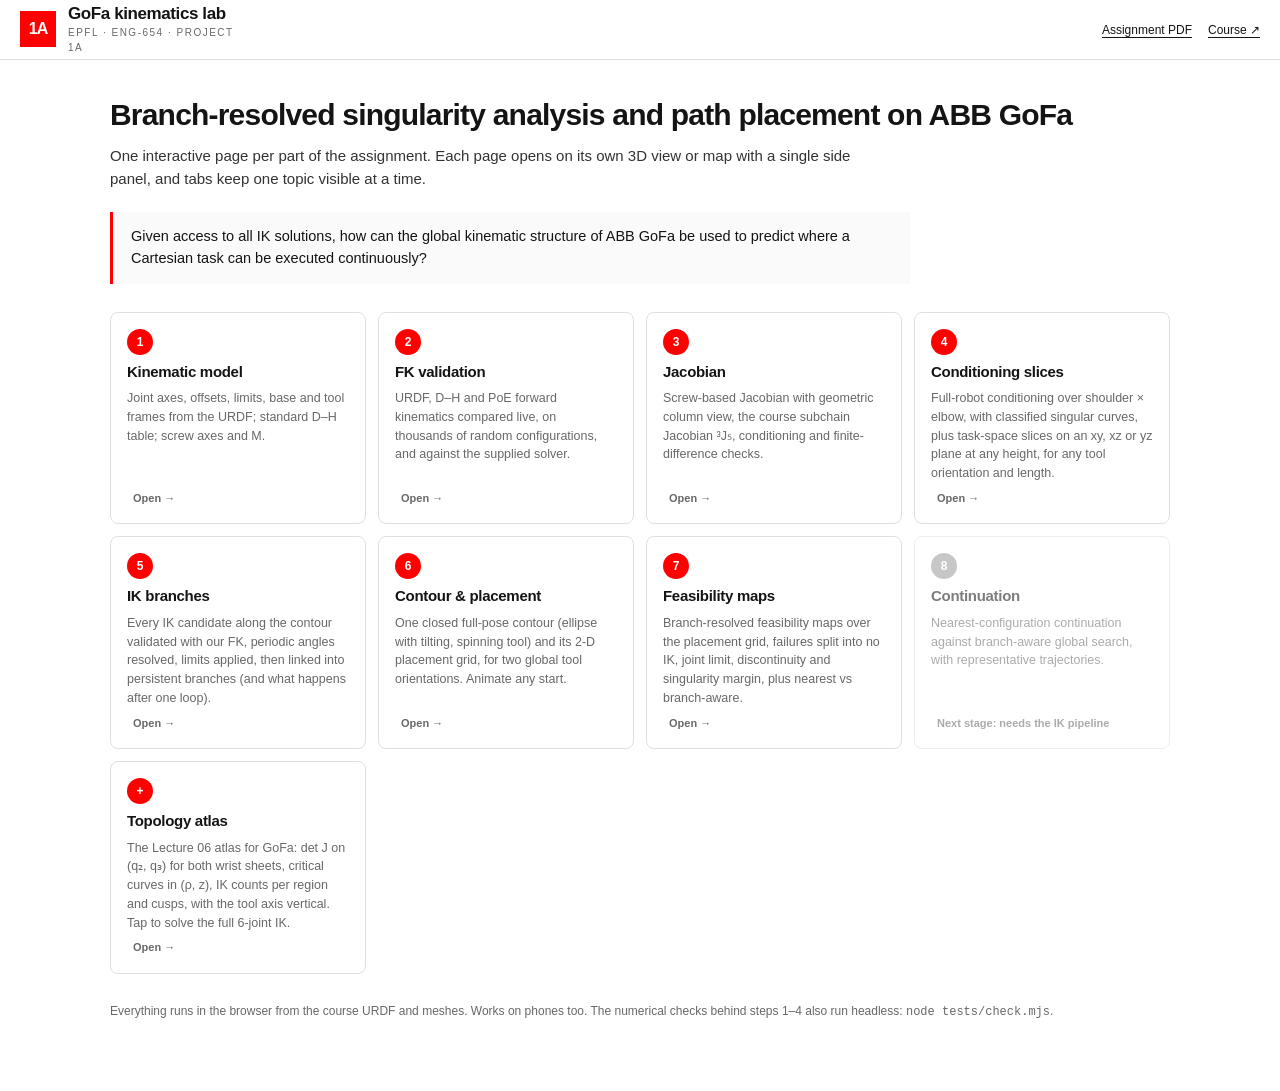
<file: index.html>
<!doctype html>
<html lang="en">
<head>
  <meta charset="utf-8">
  <meta name="viewport" content="width=device-width, initial-scale=1">
  <title>GoFa kinematics lab · ENG-654 Project 1A</title>
  <link rel="icon" href="assets/icon.svg" type="image/svg+xml">
  <link rel="stylesheet" href="css/style.css">
</head>
<body>
<header class="top">
  <a class="brand" href="index.html"><span class="brand-mark">1A</span>
    <span><strong class="brand-name">GoFa kinematics lab</strong><span class="brand-subtitle">EPFL · ENG-654 · Project 1A</span></span></a>
  <nav class="top-links"><a href="docs/project_1A.pdf" target="_blank" rel="noopener">Assignment PDF</a><a href="https://epfl-lasa.github.io/eng-654/" target="_blank" rel="noopener">Course ↗</a></nav>
</header>
<main class="home">
  <h1>Branch-resolved singularity analysis and path placement on ABB GoFa</h1>
  <p class="lead">One interactive page per part of the assignment. Each page opens on its own 3D view or map with a single side panel, and tabs keep one topic visible at a time.</p>
  <div class="question">Given access to all IK solutions, how can the global kinematic structure of ABB GoFa be used to predict where a Cartesian task can be executed continuously?</div>
  <div class="grid-cards" id="cards"></div>
  <p class="note" style="margin-top:28px">Everything runs in the browser from the course URDF and meshes. Works on phones too. The numerical checks behind steps 1–4 also run headless: <code>node tests/check.mjs</code>.</p>
</main>
<script type="module">
  import { STEPS } from './js/ui.js';
  const blurbs = {
    1: 'Joint axes, offsets, limits, base and tool frames from the URDF; standard D–H table; screw axes and M.',
    2: 'URDF, D–H and PoE forward kinematics compared live, on thousands of random configurations, and against the supplied solver.',
    3: 'Screw-based Jacobian with geometric column view, the course subchain Jacobian ³J₅, conditioning and finite-difference checks.',
    4: 'Full-robot conditioning over shoulder × elbow, with classified singular curves, plus task-space slices on an xy, xz or yz plane at any height, for any tool orientation and length.',
    5: 'Every IK candidate along the contour validated with our FK, periodic angles resolved, limits applied, then linked into persistent branches (and what happens after one loop).',
    6: 'One closed full-pose contour (ellipse with tilting, spinning tool) and its 2-D placement grid, for two global tool orientations. Animate any start.',
    7: 'Branch-resolved feasibility maps over the placement grid, failures split into no IK, joint limit, discontinuity and singularity margin, plus nearest vs branch-aware.',
    8: 'Nearest-configuration continuation against branch-aware global search, with representative trajectories.',
  };
  document.getElementById('cards').innerHTML = STEPS.map((s) => `
    <${s.soon ? 'div' : 'a'} class="pcard ${s.soon ? 'soon' : ''}" ${s.soon ? '' : `href="pages/${s.file}"`}>
      <span class="n">${s.n}</span><h2>${s.title}</h2><p>${blurbs[s.n]}</p>
      <span class="tag">${s.soon ? 'Next stage: needs the IK pipeline' : 'Open →'}</span>
    </${s.soon ? 'div' : 'a'}>`).join('') + `
    <a class="pcard" href="pages/atlas.html">
      <span class="n">+</span><h2>Topology atlas</h2><p>The Lecture 06 atlas for GoFa: det J on (q₂, q₃) for both wrist sheets, critical curves in (ρ, z), IK counts per region and cusps, with the tool axis vertical. Tap to solve the full 6-joint IK.</p>
      <span class="tag">Open →</span>
    </a>`;
</script>
</body>
</html>
</file>
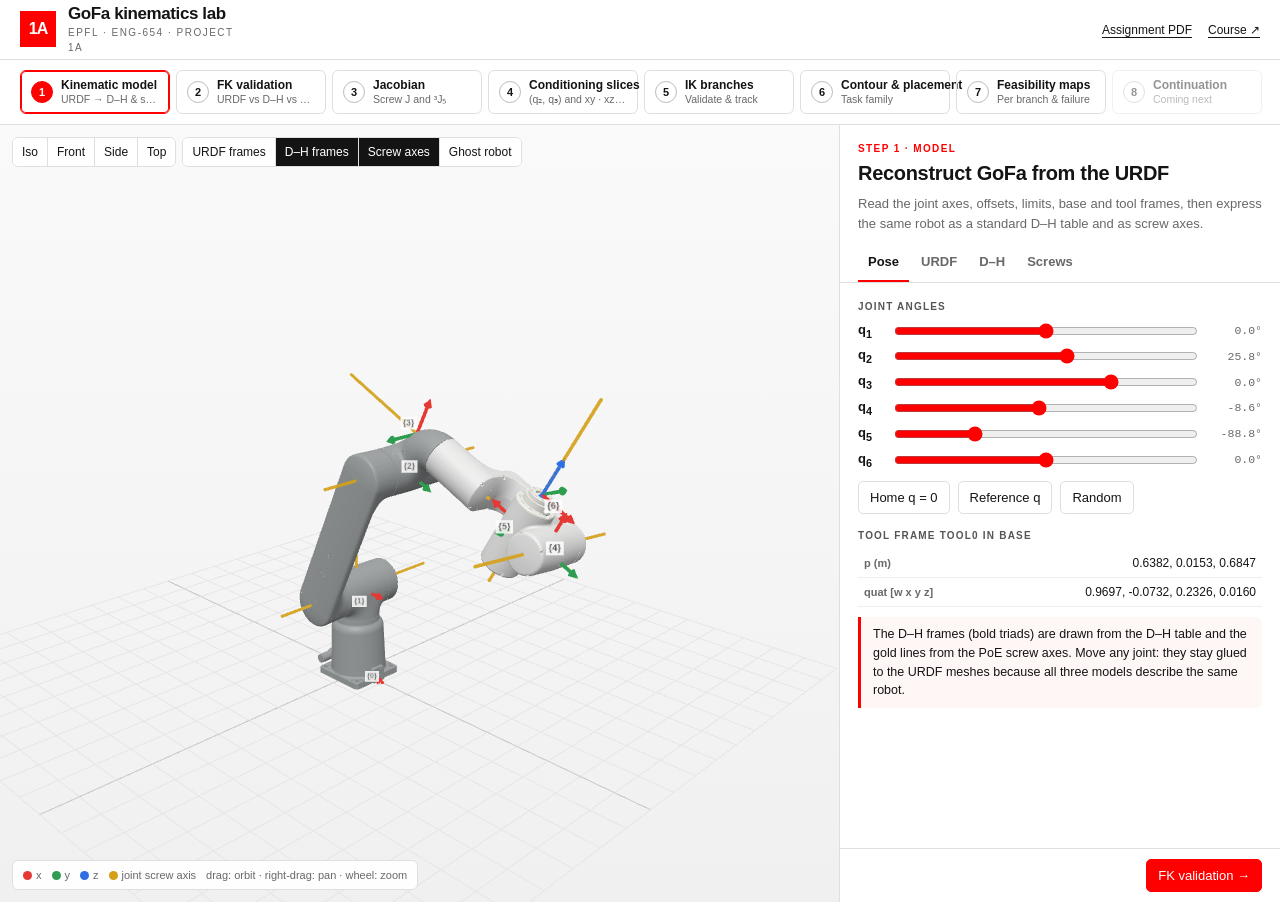
<file: pages/01-model.html>
<!doctype html>
<html lang="en">
<head>
  <meta charset="utf-8">
  <meta name="viewport" content="width=device-width, initial-scale=1">
  <title>1 · Kinematic model · GoFa lab</title>
  <link rel="icon" href="../assets/icon.svg" type="image/svg+xml">
  <link rel="stylesheet" href="../css/style.css">
  <link rel="stylesheet" href="../vendor/katex/katex.min.css">
  <script defer src="../vendor/katex/katex.min.js"></script>
  <script defer src="../vendor/katex/contrib/auto-render.min.js"></script>
  <script type="importmap">{"imports":{"three":"../vendor/three/build/three.module.js","three/addons/controls/OrbitControls.js":"../vendor/three/controls/OrbitControls.js"}}</script>
  <script type="module" src="../js/pages/p1-model.js"></script>
</head>
<body data-step="1">
<main class="work">
  <section class="view" id="view">
    <div class="view-tools">
      <div class="group" id="views"><button data-v="iso">Iso</button><button data-v="front">Front</button><button data-v="side">Side</button><button data-v="top">Top</button></div>
      <div class="group" id="layers">
        <button data-l="urdf">URDF frames</button><button data-l="dh" class="on">D–H frames</button><button data-l="screw" class="on">Screw axes</button><button data-l="ghost">Ghost robot</button>
      </div>
    </div>
    <div class="view-status" id="status">Loading GoFa meshes…</div>
    <div class="view-legend"><span><span class="dot" style="background:#e53935"></span>x</span><span><span class="dot" style="background:#2e9d4f"></span>y</span><span><span class="dot" style="background:#2f6fe4"></span>z</span><span><span class="dot" style="background:#d4a017"></span>joint screw axis</span><span>drag: orbit · right-drag: pan · wheel: zoom</span></div>
  </section>

  <aside class="panel">
    <div class="panel-head">
      <div class="eyebrow">Step 1 · Model</div>
      <h1>Reconstruct GoFa from the URDF</h1>
      <p>Read the joint axes, offsets, limits, base and tool frames, then express the same robot as a standard D–H table and as screw axes.</p>
    </div>
    <div class="tabs"><button data-tab="pose" class="active">Pose</button><button data-tab="urdf">URDF</button><button data-tab="dh">D–H</button><button data-tab="screw">Screws</button></div>
    <div class="panel-body">
      <div data-pane="pose">
        <div class="label">Joint angles</div>
        <div id="sliders"></div>
        <div class="row" style="margin-top:10px"><button id="home">Home q = 0</button><button id="ref">Reference q</button><button id="rand">Random</button></div>
        <div class="label">Tool frame tool0 in base</div>
        <div id="toolpose"></div>
        <div class="callout">The D–H frames (bold triads) are drawn from the D–H table and the gold lines from the PoE screw axes. Move any joint: they stay glued to the URDF meshes because all three models describe the same robot.</div>
      </div>

      <div data-pane="urdf">
        <div class="label">Revolute joints (file order)</div>
        <div class="scroll-x" id="urdfTable"></div>
        <div class="label">Fixed frames</div>
        <div class="card">
          <h3>Base frame</h3>
          <p class="sub"><code>base_link</code> = <code>base</code> (identity). Joint 1 sits 0.265 m above it on the vertical axis.</p>
          <h3>Tool frame</h3>
          <p class="sub"><code>link_6 → flange</code> is identity and <code>flange → tool0</code> is a pure rotation \(R_y(\pi/2)\). So tool0's z-axis points along joint 6's axis and its x-axis along −z of the base at home.</p>
        </div>
        <div class="card">
          <h3>What the axes say about the geometry</h3>
          <p class="sub">Axes 2 and 3 are parallel (both \(y\)); axes 4 and 6 are parallel at home but 0.080 m apart; axes 4 and 5 intersect. The wrist is therefore <b>not spherical</b>: axis 6 misses the intersection of axes 4 and 5. This offset is why the course's clean shoulder × elbow × wrist factorisation does not carry over directly.</p>
        </div>
      </div>

      <div data-pane="dh">
        <p class="note">Standard convention \(\;{}^{i-1}T_i = R_z(\theta_i)\,T_z(d_i)\,T_x(a_i)\,R_x(\alpha_i)\), with \(\theta_i = q_i + \theta_{i,0}\). Each \(z_{i-1}\) is chosen in the same direction as the URDF axis of joint \(i\), so joint signs match the URDF and the supplied IK solver.</p>
        <div id="dhTable"></div>
        <div class="label">Why each row</div>
        <div id="dhWhy" class="note"></div>
        <div class="callout">Frame 6 coincides with <code>tool0</code>. Turn on both <b>URDF frames</b> and <b>D–H frames</b>: the last triads overlap exactly.</div>
      </div>

      <div data-pane="screw">
        <p class="note">Space-frame screws at \(q = 0\): unit direction \(\omega_i\), a point \(r_i\) on the axis, and \(v_i = -\omega_i \times r_i\). Then \(T(q) = e^{[S_1]q_1}\cdots e^{[S_6]q_6} M\).</p>
        <div class="scroll-x" id="screwTable"></div>
        <div class="label">Home configuration \(M\)</div>
        <div id="mTable"></div>
        <div class="callout">The screws are read directly from the joint lines at home. Step 2 checks the PoE model against the URDF numerically.</div>
      </div>
    </div>
    <div class="panel-foot"></div>
  </aside>
</main>
</body>
</html>
</file>
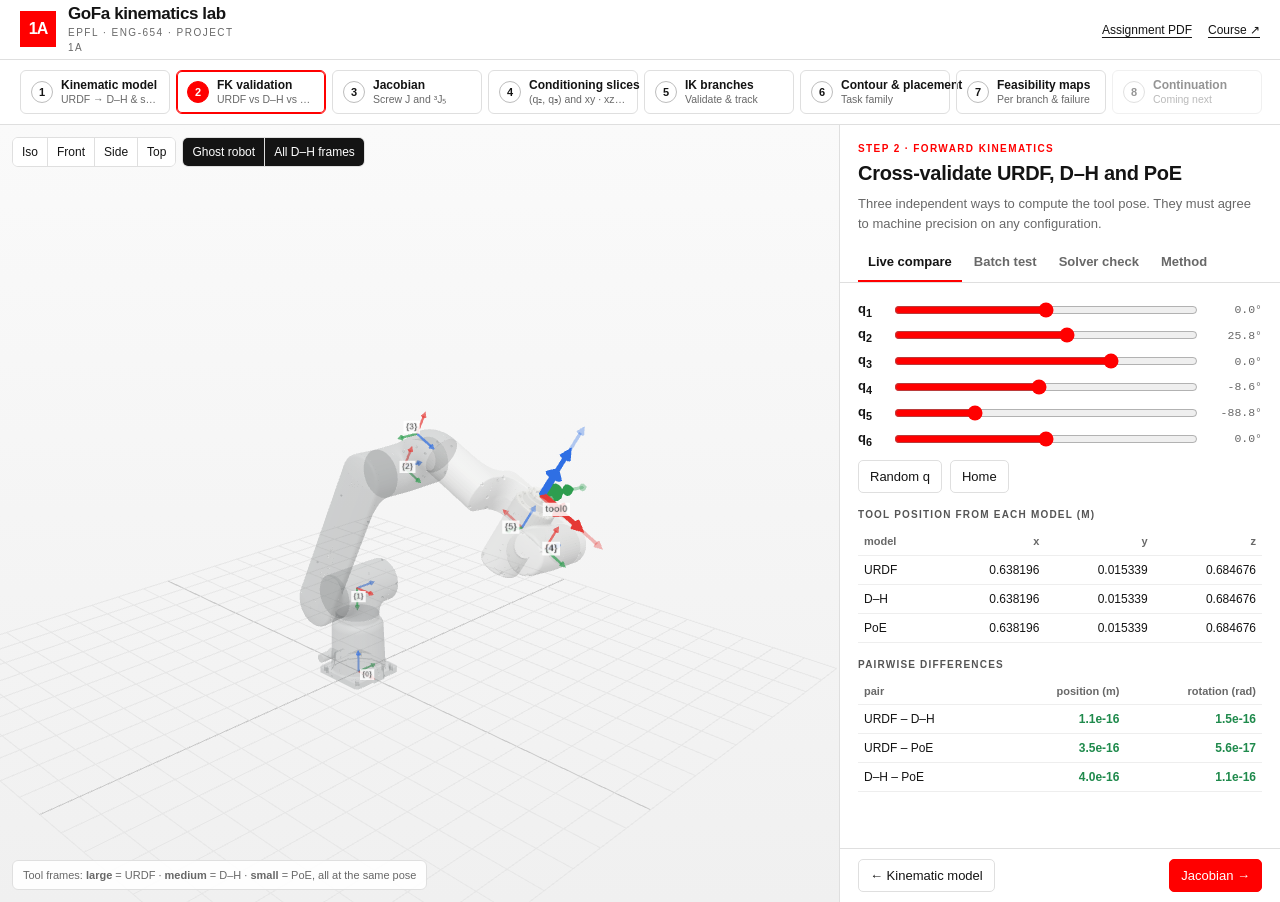
<file: pages/02-fk.html>
<!doctype html>
<html lang="en">
<head>
  <meta charset="utf-8">
  <meta name="viewport" content="width=device-width, initial-scale=1">
  <title>2 · FK validation · GoFa lab</title>
  <link rel="icon" href="../assets/icon.svg" type="image/svg+xml">
  <link rel="stylesheet" href="../css/style.css">
  <link rel="stylesheet" href="../vendor/katex/katex.min.css">
  <script defer src="../vendor/katex/katex.min.js"></script>
  <script defer src="../vendor/katex/contrib/auto-render.min.js"></script>
  <script type="importmap">{"imports":{"three":"../vendor/three/build/three.module.js","three/addons/controls/OrbitControls.js":"../vendor/three/controls/OrbitControls.js"}}</script>
  <script type="module" src="../js/pages/p2-fk.js"></script>
</head>
<body data-step="2">
<main class="work">
  <section class="view" id="view">
    <div class="view-tools">
      <div class="group" id="views"><button data-v="iso">Iso</button><button data-v="front">Front</button><button data-v="side">Side</button><button data-v="top">Top</button></div>
      <div class="group" id="layers"><button data-l="ghost" class="on">Ghost robot</button><button data-l="chain" class="on">All D–H frames</button></div>
    </div>
    <div class="view-status" id="status">Loading GoFa meshes…</div>
    <div class="view-legend"><span>Tool frames: <b>large</b> = URDF · <b>medium</b> = D–H · <b>small</b> = PoE, all at the same pose</span></div>
  </section>

  <aside class="panel">
    <div class="panel-head">
      <div class="eyebrow">Step 2 · Forward kinematics</div>
      <h1>Cross-validate URDF, D–H and PoE</h1>
      <p>Three independent ways to compute the tool pose. They must agree to machine precision on any configuration.</p>
    </div>
    <div class="tabs"><button data-tab="live" class="active">Live compare</button><button data-tab="batch">Batch test</button><button data-tab="ik">Solver check</button><button data-tab="method">Method</button></div>
    <div class="panel-body">
      <div data-pane="live">
        <div id="sliders"></div>
        <div class="row" style="margin-top:10px"><button id="rand">Random q</button><button id="home">Home</button></div>
        <div class="label">Tool position from each model (m)</div>
        <div id="live"></div>
        <div class="label">Pairwise differences</div>
        <div id="liveErr"></div>
      </div>

      <div data-pane="batch">
        <p class="note">Sample configurations uniformly inside the joint limits and record the worst position and orientation disagreement for each pair of models.</p>
        <div class="row"><label>Samples <input type="number" id="n" value="5000" min="100" max="100000" step="100" style="width:90px"></label><button class="primary" id="run">Run test</button></div>
        <div id="batchOut" style="margin-top:12px"></div>
        <div id="hist"></div>
      </div>

      <div data-pane="ik">
        <p class="note">The supplied solver's example (<code>pose.json</code>: the zero-joint tool pose) returns 8 configurations. Each one is pushed through <em>our</em> PoE and D–H models and compared with the requested pose. This also confirms that our <code>tool0</code> frame and quaternion convention \([w,x,y,z]\) match the solver.</p>
        <div id="ikOut" class="scroll-x"></div>
      </div>

      <div data-pane="method">
        <div class="card"><h3>URDF chain</h3><p class="sub">Parsed at runtime from <code>crb15000_5_95.urdf</code>: \(T = \prod_j T(\text{xyz}_j)\,R_{\text{rpy}}(\text{rpy}_j)\,\text{Rot}(\hat a_j, q_j)\), ending with the fixed flange and tool0 joints.</p></div>
        <div class="card"><h3>Standard D–H</h3><p class="sub">\({}^0T_6 = \prod_{i=1}^6 R_z(q_i+\theta_{i,0})\,T_z(d_i)\,T_x(a_i)\,R_x(\alpha_i)\) with the table from Step 1. It shares no code with the URDF path.</p></div>
        <div class="card"><h3>Product of exponentials</h3><p class="sub">\(T = e^{[S_1]q_1}\cdots e^{[S_6]q_6}M\), with each exponential from the closed-form \(SE(3)\) Rodrigues formula.</p></div>
        <div class="card"><h3>Error measures</h3><p class="sub">Position \(\|p_A-p_B\|\). Orientation \(\angle(R_A^\top R_B)\) computed with \(\operatorname{atan2}\) so it stays accurate near zero (an \(\arccos\) formula bottoms out at about \(10^{-8}\) rad).</p></div>
      </div>
    </div>
    <div class="panel-foot"></div>
  </aside>
</main>
</body>
</html>
</file>
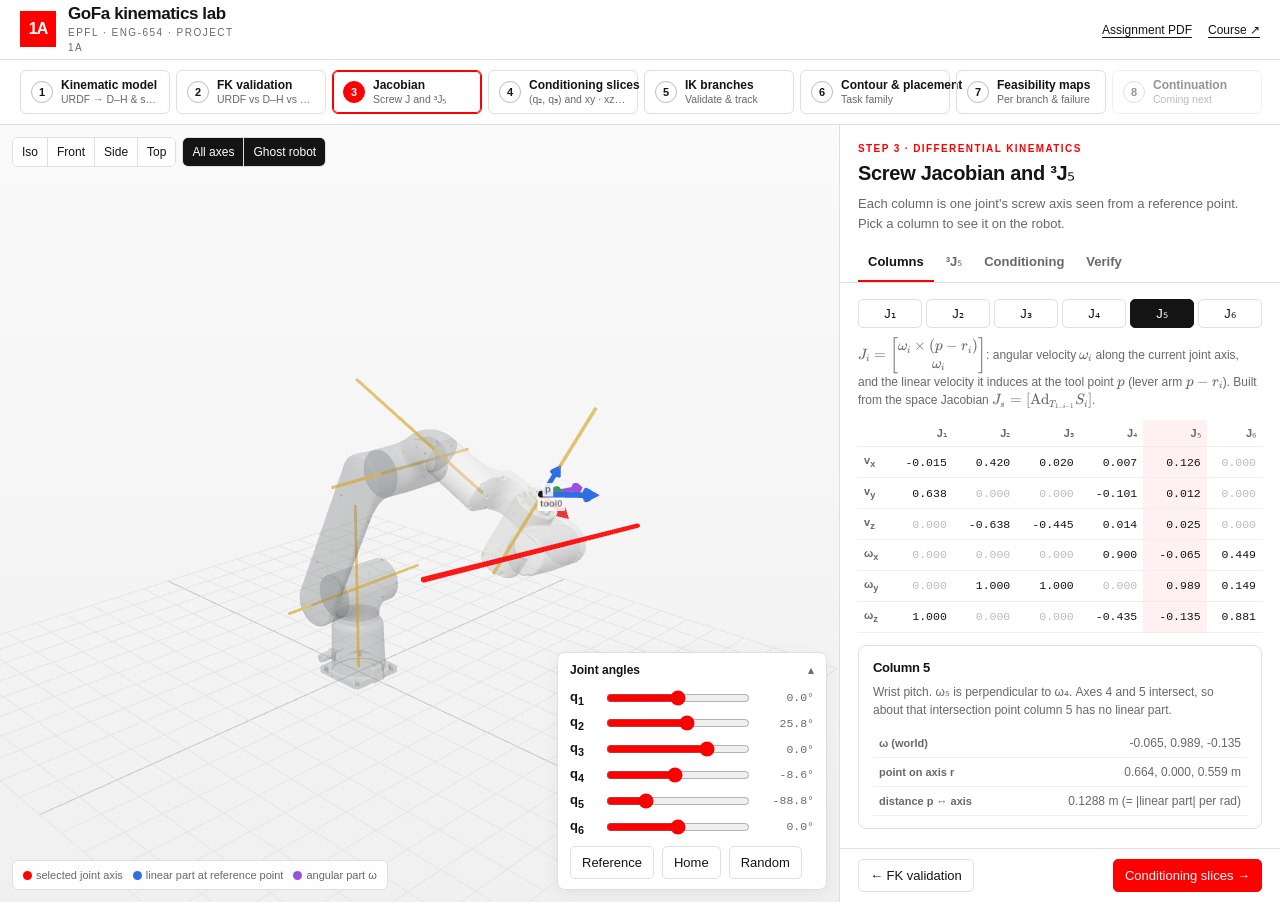
<file: pages/03-jacobian.html>
<!doctype html>
<html lang="en">
<head>
  <meta charset="utf-8">
  <meta name="viewport" content="width=device-width, initial-scale=1">
  <title>3 · Jacobian · GoFa lab</title>
  <link rel="icon" href="../assets/icon.svg" type="image/svg+xml">
  <link rel="stylesheet" href="../css/style.css">
  <link rel="stylesheet" href="../vendor/katex/katex.min.css">
  <script defer src="../vendor/katex/katex.min.js"></script>
  <script defer src="../vendor/katex/contrib/auto-render.min.js"></script>
  <script type="importmap">{"imports":{"three":"../vendor/three/build/three.module.js","three/addons/controls/OrbitControls.js":"../vendor/three/controls/OrbitControls.js"}}</script>
  <script type="module" src="../js/pages/p3-jacobian.js"></script>
</head>
<body data-step="3">
<main class="work">
  <section class="view" id="view">
    <div class="view-tools">
      <div class="group" id="views"><button data-v="iso">Iso</button><button data-v="front">Front</button><button data-v="side">Side</button><button data-v="top">Top</button></div>
      <div class="group" id="layers"><button data-l="axes" class="on">All axes</button><button data-l="ghost" class="on">Ghost robot</button></div>
    </div>
    <div class="view-status" id="status">Loading GoFa meshes…</div>
    <div class="view-legend"><span><span class="dot" style="background:#ff0000"></span>selected joint axis</span><span><span class="dot" style="background:#2f6fe4"></span>linear part at reference point</span><span><span class="dot" style="background:#9b51e0"></span>angular part ω</span></div>
    <details class="dock" open><summary>Joint angles</summary><div class="dock-body"><div id="sliders"></div>
      <div class="row" style="margin-top:8px"><button id="ref">Reference</button><button id="home">Home</button><button id="rand">Random</button></div></div></details>
  </section>

  <aside class="panel">
    <div class="panel-head">
      <div class="eyebrow">Step 3 · Differential kinematics</div>
      <h1>Screw Jacobian and ³J₅</h1>
      <p>Each column is one joint's screw axis seen from a reference point. Pick a column to see it on the robot.</p>
    </div>
    <div class="tabs"><button data-tab="cols" class="active">Columns</button><button data-tab="j35">³J₅</button><button data-tab="cond">Conditioning</button><button data-tab="verify">Verify</button></div>
    <div class="panel-body">
      <div data-pane="cols">
        <div class="colpick" id="colpick"></div>
        <p class="note">\(J_i = \begin{bmatrix}\omega_i\times(p-r_i)\\ \omega_i\end{bmatrix}\): angular velocity \(\omega_i\) along the current joint axis, and the linear velocity it induces at the tool point \(p\) (lever arm \(p-r_i\)). Built from the space Jacobian \(J_s=[\mathrm{Ad}_{T_{1..i-1}}S_i]\).</p>
        <div class="scroll-x" id="jTool"></div>
        <div class="card" style="margin-top:12px"><h3 id="colTitle"></h3><div id="colInfo" class="sub"></div></div>
      </div>

      <div data-pane="j35">
        <div class="row" style="margin-bottom:8px"><label class="toggle"><input type="checkbox" id="showO5" checked> Show O₅ and frame {3}</label></div>
        <p class="note">Course definition: the same joint screws, taken about the D–H origin \(O_5\) and resolved in frame {3}: \({}^3J_5=\operatorname{diag}(R_{03}^\top,R_{03}^\top)\,{}^0J_{O_5}\). Shaded: the upper-right 3×3 block, which is zero for a spherical wrist.</p>
        <div class="scroll-x" id="j35"></div>
        <div class="card" style="margin-top:12px"><h3>Reading the blocks for GoFa</h3><div class="sub" id="j35Info"></div></div>
      </div>

      <div data-pane="cond">
        <p class="note">Linear rows are divided by a characteristic length \(L\) so metres and radians are comparable. Then \(\kappa=\sigma_{\max}/\sigma_{\min}\) and \(w=\prod\sigma_i\).</p>
        <label class="slider" style="grid-template-columns:70px 1fr 58px"><span>L (m)</span><input type="range" id="L" min="0.1" max="1.5" step="0.01" value="0.5"><output id="Lout">0.50</output></label>
        <div class="tiles" id="tiles" style="margin-top:12px"></div>
        <div class="label">Singular values of the scaled Jacobian</div>
        <div id="sigmas"></div>
        <div class="callout">\(\det J\) is the same for every reference point and every basis: \(\det({}^3J_5)=\det({}^0J_{\text{tool}})\). Changing the point multiplies by a unit block-triangular matrix, and changing the basis by \(\operatorname{diag}(R^\top,R^\top)\). Singularity is a property of the configuration, not of where you measure.</div>
      </div>

      <div data-pane="verify">
        <p class="note">Each column is compared with a central finite difference of the PoE forward kinematics (\(h=10^{-6}\)): \(\dot p\) for the linear rows and \(\mathrm{vee}(\dot R R^\top)\) for the angular rows.</p>
        <div class="scroll-x" id="fd"></div>
        <div class="row" style="margin-top:12px"><button class="primary" id="batch">Test 1000 random configurations</button></div>
        <div id="batchOut" style="margin-top:10px"></div>
      </div>
    </div>
    <div class="panel-foot"></div>
  </aside>
</main>
</body>
</html>
</file>
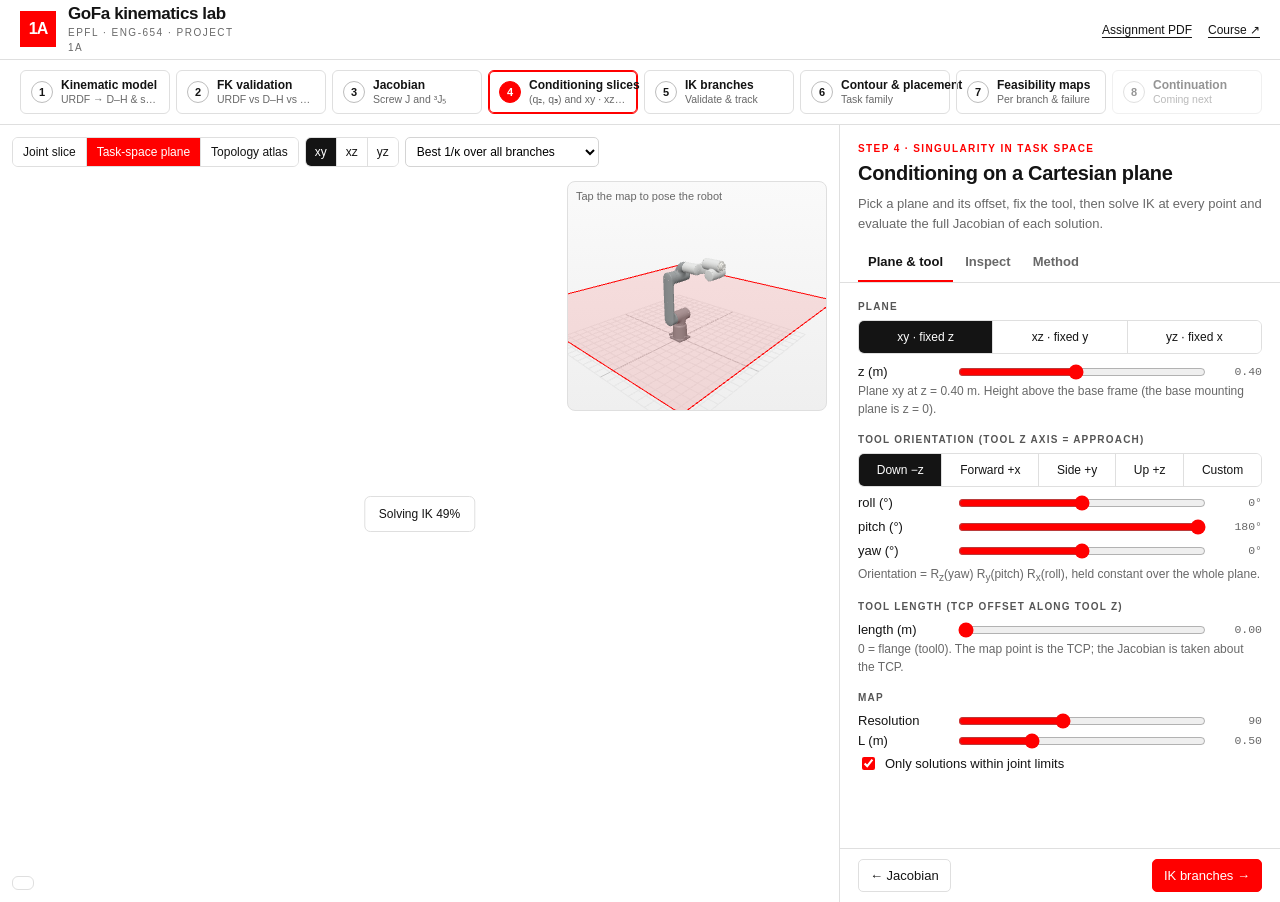
<file: pages/04-plane.html>
<!doctype html>
<html lang="en">
<head>
  <meta charset="utf-8">
  <meta name="viewport" content="width=device-width, initial-scale=1">
  <title>4 · Task-space plane slice · GoFa lab</title>
  <link rel="icon" href="../assets/icon.svg" type="image/svg+xml">
  <link rel="stylesheet" href="../css/style.css">
  <link rel="stylesheet" href="../vendor/katex/katex.min.css">
  <script defer src="../vendor/katex/katex.min.js"></script>
  <script defer src="../vendor/katex/contrib/auto-render.min.js"></script>
  <script type="importmap">{"imports":{"three":"../vendor/three/build/three.module.js","three/addons/controls/OrbitControls.js":"../vendor/three/controls/OrbitControls.js"}}</script>
  <script type="module" src="../js/pages/p4-plane.js"></script>
</head>
<body data-step="4">
<main class="work">
  <section class="view mapview" id="view">
    <div class="view-tools">
      <div class="group mode"><a href="04-slice.html">Joint slice</a><a class="on" href="04-plane.html">Task-space plane</a><a href="atlas.html">Topology atlas</a></div>
      <div class="group" id="planeBtns"><button data-p="xy" class="on">xy</button><button data-p="xz">xz</button><button data-p="yz">yz</button></div>
      <select id="show" aria-label="Map shows"></select>
    </div>
    <div class="heat" id="heat"><canvas id="canvas"></canvas></div>
    <div class="inset" id="inset"><span class="cap" id="insetCap">Tap the map to pose the robot</span></div>
    <div class="progress" id="progress" hidden>Computing…</div>
    <div class="view-legend" id="legend"></div>
  </section>

  <aside class="panel">
    <div class="panel-head">
      <div class="eyebrow">Step 4 · Singularity in task space</div>
      <h1>Conditioning on a Cartesian plane</h1>
      <p>Pick a plane and its offset, fix the tool, then solve IK at every point and evaluate the full Jacobian of each solution.</p>
    </div>
    <div class="tabs"><button data-tab="plane" class="active">Plane &amp; tool</button><button data-tab="inspect">Inspect</button><button data-tab="method">Method</button></div>
    <div class="panel-body">
      <div data-pane="plane">
        <div class="label">Plane</div>
        <div class="seg" id="planeSeg"><button data-p="xy" class="on">xy · fixed z</button><button data-p="xz">xz · fixed y</button><button data-p="yz">yz · fixed x</button></div>
        <label class="slider wide"><span id="offName">z (m)</span><input type="range" id="off" step="0.01"><output id="offOut"></output></label>
        <p class="note" id="offNote"></p>

        <div class="label">Tool orientation (tool z axis = approach)</div>
        <div class="seg wrap" id="toolSeg">
          <button data-t="down" class="on">Down −z</button><button data-t="fwd">Forward +x</button><button data-t="side">Side +y</button><button data-t="up">Up +z</button><button data-t="custom">Custom</button>
        </div>
        <div id="rpy" class="sliders" style="margin-top:6px">
          <label class="slider wide"><span>roll (°)</span><input type="range" min="-180" max="180" step="1" data-k="0"><output></output></label>
          <label class="slider wide"><span>pitch (°)</span><input type="range" min="-180" max="180" step="1" data-k="1"><output></output></label>
          <label class="slider wide"><span>yaw (°)</span><input type="range" min="-180" max="180" step="1" data-k="2"><output></output></label>
        </div>
        <p class="note" style="margin-top:4px">Orientation = R<sub>z</sub>(yaw) R<sub>y</sub>(pitch) R<sub>x</sub>(roll), held constant over the whole plane.</p>

        <div class="label">Tool length (TCP offset along tool z)</div>
        <label class="slider wide"><span>length (m)</span><input type="range" id="tcp" min="0" max="0.30" step="0.01" value="0"><output id="tcpOut">0.00</output></label>
        <p class="note">0 = flange (tool0). The map point is the TCP; the Jacobian is taken about the TCP.</p>

        <div class="label">Map</div>
        <label class="slider wide"><span>Resolution</span><input type="range" id="res" min="40" max="160" step="10" value="90"><output id="resOut">90</output></label>
        <label class="slider wide"><span>L (m)</span><input type="range" id="L" min="0.1" max="1.5" step="0.05" value="0.5"><output id="Lout">0.50</output></label>
        <label class="toggle"><input type="checkbox" id="limits" checked> Only solutions within joint limits</label>
        <div class="tiles" id="summary" style="margin-top:10px"></div>
      </div>

      <div data-pane="inspect">
        <p class="note">Tap (or drag) on the map. Every IK solution at that point is listed; pick one to pose the robot.</p>
        <div class="tiles" id="probeTiles"></div>
        <div class="scroll-x" id="solTable"></div>
        <p class="note" id="probeNote" style="margin-top:8px"></p>
      </div>

      <div data-pane="method">
        <div class="card"><h3>What each pixel is</h3><p class="sub">A TCP position on the chosen plane with the fixed tool orientation. The flange pose is \(T_{0,\text{tool0}} = T_{\text{TCP}}\,\operatorname{Trans}(0,0,-\ell)\). All IK solutions are computed, then for each one the 6×6 geometric Jacobian about the TCP, with linear rows scaled by \(1/L\). The map shows \(1/\kappa = \sigma_{\min}/\sigma_{\max}\) of the best branch, of one chosen branch, or how many valid solutions exist. Grey means no valid solution.</p></div>
        <div class="card"><h3>IK in the browser</h3><p class="sub">For a fixed \(q_6\), the frame-4 origin \(O_4 = p - d_6 z_6 - a_5 x_5(q_6)\) and the axis-5 direction \(z_4 = x_5 \times z_6\) are known. \(O_4\) depends only on \((q_1,q_2,q_3)\), giving 2 shoulder × 2 elbow closed-form arm solutions. The remaining condition, axis 5 ⟂ forearm axis, \(f(q_6) = z_3 \cdot z_4 = 0\), is solved per arm branch by sampling \(q_6\) and refining each sign change. \(q_4, q_5\) follow from \(z_4\) and \(x_5\). Every candidate is accepted only if our FK reproduces the pose to \(10^{-7}\).</p></div>
        <div class="card"><h3>Validation</h3><p class="sub">On 400 random poses the JS solver and the supplied <code>crb15000-ik</code> agreed on 2947 configurations, with 3 found only by the supplied solver (all at the elbow reach boundary) and none found only by the JS one. <code>node tests/check.mjs</code> repeats the example and a 1000-pose round trip.</p></div>
        <div class="card"><h3>Branch labels</h3><p class="sub">Front/back: whether \(q_1\) points at \(O_4\) or past it. \(q_3 \gtrless q_3^*\): which side of the elbow singularity (\(q_3^* = -76.83^\circ\)). \(q_5 \gtrless 0\): wrist flip. These are pointwise labels, good for reading the map; persistent branch tracking is Step 5.</p></div>
      </div>
    </div>
    <div class="panel-foot"></div>
  </aside>
</main>
</body>
</html>
</file>
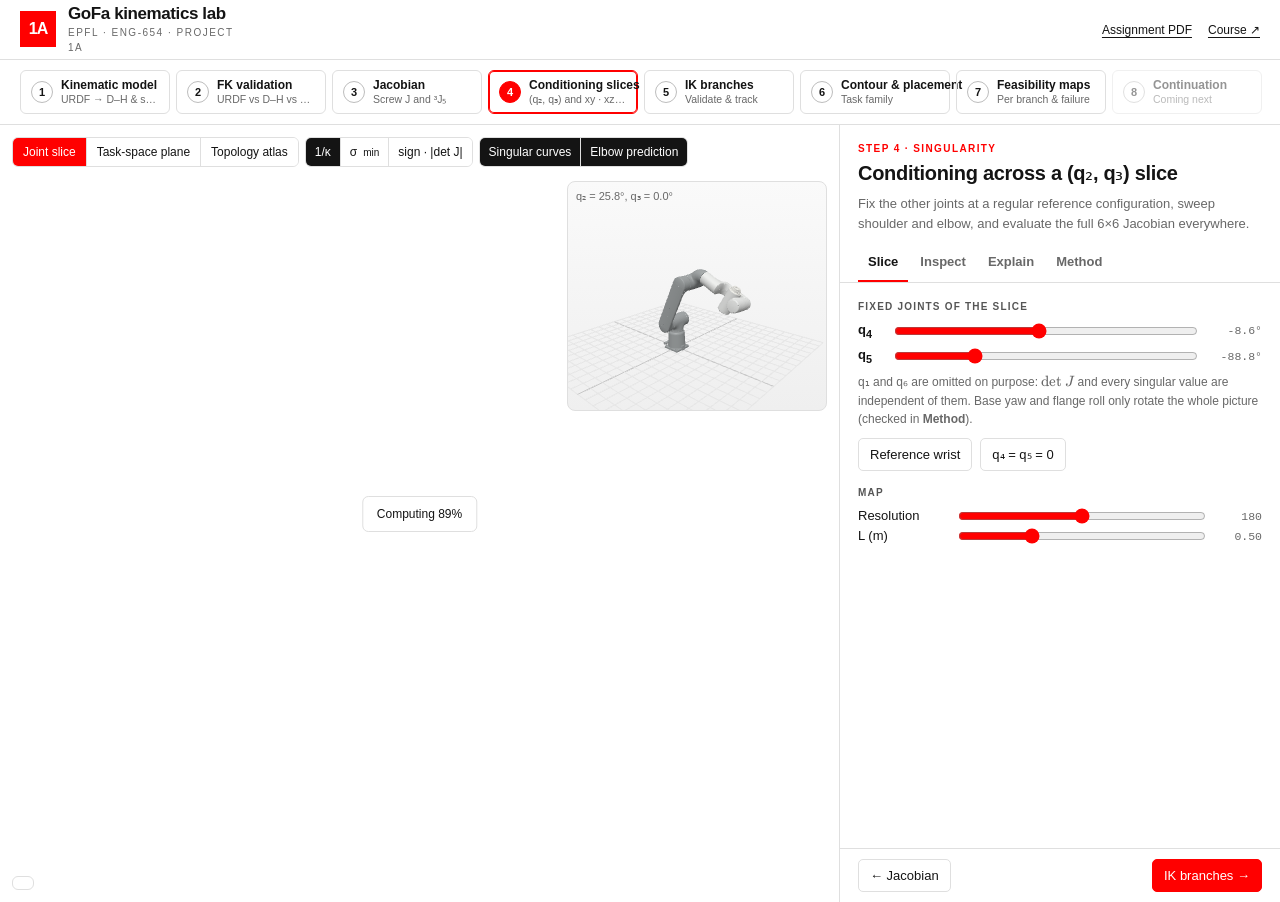
<file: pages/04-slice.html>
<!doctype html>
<html lang="en">
<head>
  <meta charset="utf-8">
  <meta name="viewport" content="width=device-width, initial-scale=1">
  <title>4 · (q2, q3) slice · GoFa lab</title>
  <link rel="icon" href="../assets/icon.svg" type="image/svg+xml">
  <link rel="stylesheet" href="../css/style.css">
  <link rel="stylesheet" href="../vendor/katex/katex.min.css">
  <script defer src="../vendor/katex/katex.min.js"></script>
  <script defer src="../vendor/katex/contrib/auto-render.min.js"></script>
  <script type="importmap">{"imports":{"three":"../vendor/three/build/three.module.js","three/addons/controls/OrbitControls.js":"../vendor/three/controls/OrbitControls.js"}}</script>
  <script type="module" src="../js/pages/p4-slice.js"></script>
</head>
<body data-step="4">
<main class="work">
  <section class="view mapview" id="view">
    <div class="view-tools">
      <div class="group mode"><a class="on" href="04-slice.html">Joint slice</a><a href="04-plane.html">Task-space plane</a><a href="atlas.html">Topology atlas</a></div>
      <div class="group" id="metric">
        <button data-m="invkappa" class="on">1/κ</button><button data-m="sigmamin">σ<sub>min</sub></button><button data-m="det">sign · |det J|</button>
      </div>
      <div class="group" id="overlays"><button data-o="curves" class="on">Singular curves</button><button data-o="elbow" class="on">Elbow prediction</button></div>
    </div>
    <div class="heat" id="heat"><canvas id="canvas"></canvas></div>
    <div class="inset" id="inset"><span class="cap" id="insetCap">Click the map to pose the robot</span></div>
    <div class="progress" id="progress" hidden>Computing…</div>
    <div class="view-legend" id="legend"></div>
  </section>

  <aside class="panel">
    <div class="panel-head">
      <div class="eyebrow">Step 4 · Singularity</div>
      <h1>Conditioning across a (q₂, q₃) slice</h1>
      <p>Fix the other joints at a regular reference configuration, sweep shoulder and elbow, and evaluate the full 6×6 Jacobian everywhere.</p>
    </div>
    <div class="tabs"><button data-tab="slice" class="active">Slice</button><button data-tab="inspect">Inspect</button><button data-tab="explain">Explain</button><button data-tab="method">Method</button></div>
    <div class="panel-body">
      <div data-pane="slice">
        <div class="label">Fixed joints of the slice</div>
        <div id="sliders"></div>
        <p class="note" style="margin-top:6px">q₁ and q₆ are omitted on purpose: \(\det J\) and every singular value are independent of them. Base yaw and flange roll only rotate the whole picture (checked in <b>Method</b>).</p>
        <div class="row" style="margin-top:8px"><button id="ref">Reference wrist</button><button id="flat">q₄ = q₅ = 0</button></div>
        <div class="label">Map</div>
        <label class="slider wide"><span>Resolution</span><input type="range" id="res" min="60" max="300" step="20" value="180"><output id="resOut">180</output></label>
        <label class="slider wide"><span>L (m)</span><input type="range" id="L" min="0.1" max="1.5" step="0.05" value="0.5"><output id="Lout">0.50</output></label>
        <div class="tiles" id="summary" style="margin-top:10px"></div>
      </div>

      <div data-pane="inspect">
        <p class="note">Click (or drag) on the map. The inset robot takes that configuration.</p>
        <div class="tiles" id="probeTiles"></div>
        <div class="label">Lost motion: right singular vector of σ<sub>min</sub></div>
        <div id="nullvec"></div>
        <p class="note" id="nullNote" style="margin-top:8px"></p>
      </div>

      <div data-pane="explain">
        <div class="card"><h3><span class="dot" style="background:#ff0000"></span>Elbow curve: \(q_3 \approx -77^\circ\)</h3>
          <p class="sub">The lost motion lives almost entirely in \((q_2,q_3)\): the lever arms of joints 2 and 3 to the wrist line up. For the positional subchain at \(O_4\) (intersection of axes 4 and 5) this happens exactly at
          \[q_3^* = -\tfrac{\pi}{2} + \operatorname{atan2}(0.110,\,0.470) = -76.83^\circ\]
          (dashed line). The other root, \(103.17^\circ\), and its \(-256.83^\circ\) twin fall <b>outside</b> the joint-3 limits \([-225^\circ, 85^\circ]\), so GoFa has a single reachable elbow separator. The full-robot curve sits near \(q_3^*\) but moves with \(q_4,q_5\) (about \(-100^\circ\) to \(-55^\circ\)) because of the 0.080 m wrist offset. Try the wrist sliders.</p></div>
        <div class="card"><h3><span class="dot" style="background:#2f6fe4"></span>Shoulder curves</h3>
          <p class="sub">Here the lost motion is dominated by \(q_1\), typically paired with an equal and opposite \(q_4\) or \(q_6\). The base axis and a wrist roll axis become (nearly) aligned through the tool, so turning the base can be undone by the wrist. This is the offset-wrist counterpart of the wrist centre crossing the base axis. Inspect a blue point to see the pairing.</p></div>
        <div class="card"><h3><span class="dot" style="background:#d4a017"></span>Wrist-coupled curves</h3>
          <p class="sub">The lost motion is mostly \(q_4\)–\(q_6\), mixed with \(q_1\). For a spherical wrist this is the clean \(\sin q_5 = 0\) set. For GoFa, axes 4 and 6 can be parallel without being collinear, so \(q_5=0\) alone is <b>not</b> singular: at home, \(\kappa \approx 35\). The wrist singularity becomes a curve that depends on \(q_2,q_3\).</p></div>
        <div class="callout">The colours come from the dominant block of the null vector at each sign change of \(\det J\). The classification is computed, not assumed. Check any point in <b>Inspect</b>.</div>
      </div>

      <div data-pane="method">
        <div class="card"><h3>What is evaluated</h3><p class="sub">For each grid cell, the full tool Jacobian \(J(q)\) from the screw model (Step 3). Linear rows are scaled by \(1/L\), then the singular values come from a Jacobi eigen-solve of \(J^\top J\).</p></div>
        <div class="card"><h3>Singular curves</h3><p class="sub">Cells where \(\operatorname{sign}\det J\) changes against a neighbour. A sign change is a robust zero crossing, unlike thresholding \(\sigma_{\min}\). Each is classified by its right singular vector \(v_6\), using the energy in \(\{q_1\}\), \(\{q_2,q_3\}\) and \(\{q_4,q_5,q_6\}\).</p></div>
        <div class="card"><h3>Invariance check</h3><p class="sub" id="inv">Running…</p></div>
      </div>
    </div>
    <div class="panel-foot"></div>
  </aside>
</main>
</body>
</html>
</file>
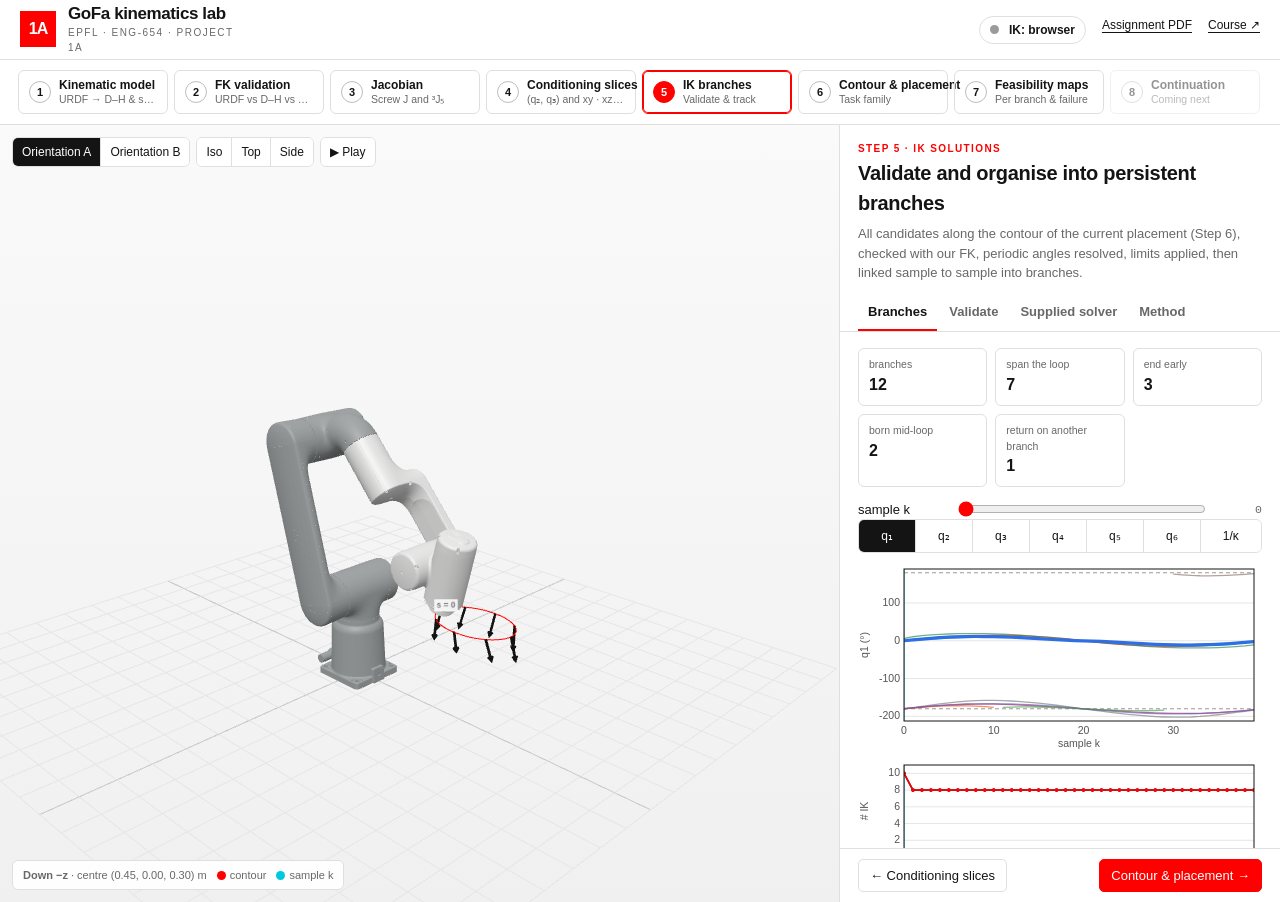
<file: pages/05-ik-branches.html>
<!doctype html>
<html lang="en">
<head>
  <meta charset="utf-8">
  <meta name="viewport" content="width=device-width, initial-scale=1">
  <title>5 · IK branches · GoFa lab</title>
  <link rel="icon" href="../assets/icon.svg" type="image/svg+xml">
  <link rel="stylesheet" href="../css/style.css">
  <link rel="stylesheet" href="../vendor/katex/katex.min.css">
  <script defer src="../vendor/katex/katex.min.js"></script>
  <script defer src="../vendor/katex/contrib/auto-render.min.js"></script>
  <script type="importmap">{"imports":{"three":"../vendor/three/build/three.module.js","three/addons/controls/OrbitControls.js":"../vendor/three/controls/OrbitControls.js"}}</script>
  <script type="module" src="../js/pages/p5-branches.js"></script>
</head>
<body data-step="5">
<main class="work">
  <section class="view" id="view">
    <div class="view-tools">
      <div class="group" id="orientBtns"><button data-o="A" class="on">Orientation A</button><button data-o="B">Orientation B</button></div>
      <div class="group" id="views"><button data-v="iso">Iso</button><button data-v="top">Top</button><button data-v="side">Side</button></div>
      <div class="group"><button id="play">▶ Play</button></div>
    </div>
    <div class="view-status" id="status">Loading GoFa meshes…</div>
    <div class="view-legend" id="legend"></div>
  </section>
  <aside class="panel">
    <div class="panel-head">
      <div class="eyebrow">Step 5 · IK solutions</div>
      <h1>Validate and organise into persistent branches</h1>
      <p>All candidates along the contour of the current placement (Step 6), checked with our FK, periodic angles resolved, limits applied, then linked sample to sample into branches.</p>
    </div>
    <div class="tabs"><button data-tab="br" class="active">Branches</button><button data-tab="val">Validate</button><button data-tab="sup">Supplied solver</button><button data-tab="method">Method</button></div>
    <div class="panel-body">
      <div data-pane="br">
        <div class="tiles" id="tiles"></div>
        <label class="slider wide"><span>sample k</span><input type="range" id="kSlider" min="0" max="40" step="1" value="0"><output id="kOut">0</output></label>
        <div class="seg" id="jointSeg"></div>
        <canvas class="plot" id="jPlot" style="margin-top:8px"></canvas>
        <canvas class="plot" id="cPlot"></canvas>
        <div class="label">Persistent branches (tap one)</div>
        <div class="scroll-x" id="brTable"></div>
      </div>
      <div data-pane="val">
        <div class="label">IK source</div>
        <div class="tiles" id="srcTiles"></div>
        <div class="tiles" id="valTiles"></div>
        <div class="card"><h3>Conventions applied to every candidate</h3><p class="sub">q₁, q₂, q₄, q₅ are wrapped to (−180°, 180°]; their range is exactly one turn, so the representative is unique and crossing ±180° is a real discontinuity. q₃ is shifted by whole turns into [−225°, 85°]; if no shift fits, the candidate violates the limit. q₆ has a 540° range, so a candidate can have two physical representatives (q₆ and q₆ ± 360°); both are kept for the continuity search.</p></div>
        <div class="scroll-x" id="valTable"></div>
      </div>
      <div data-pane="sup">
        <p class="note">The example output of the supplied <code>crb15000-ik</code> (pose p = (0.571, 0, 0.899) m, q = [0.7071, 0, 0.7071, 0]), re-checked with our own PoE FK.</p>
        <div class="scroll-x" id="supTable"></div>
        <p class="note" id="supNote"></p>
      </div>
      <div data-pane="method">
        <div class="card"><h3>Candidates</h3><p class="sub">At every contour sample the browser IK (same structure as the supplied solver: sweep of q₆, closed-form arm, root refinement) returns every configuration. A candidate is kept only if our FK reproduces the pose to 1e-7 m / rad.</p></div>
        <div class="card"><h3>Persistent branches</h3><p class="sub">Between consecutive samples, candidates are matched greedily by the smallest torus distance \(\max_i |\mathrm{wrap}(q_i^{k+1} - q_i^{k})|\), with a gate of 1.5 Δq<sub>max</sub>. A branch ends when nothing is within the gate (two branches meet at a singularity, or the pose leaves the reachable set); unmatched candidates start new branches. Labels (shoulder / elbow side / wrist sign) can change along a branch, which is why tracking is done on q itself.</p></div>
        <div class="card"><h3>Closing the loop</h3><p class="sub">The contour is closed, so the last sample is matched back to the first. A branch can return to itself, or to a different branch (it permutes, like going around a branch point), which matters for repeating the task.</p></div>
      </div>
    </div>
    <div class="panel-foot"></div>
  </aside>
</main>
</body>
</html>
</file>
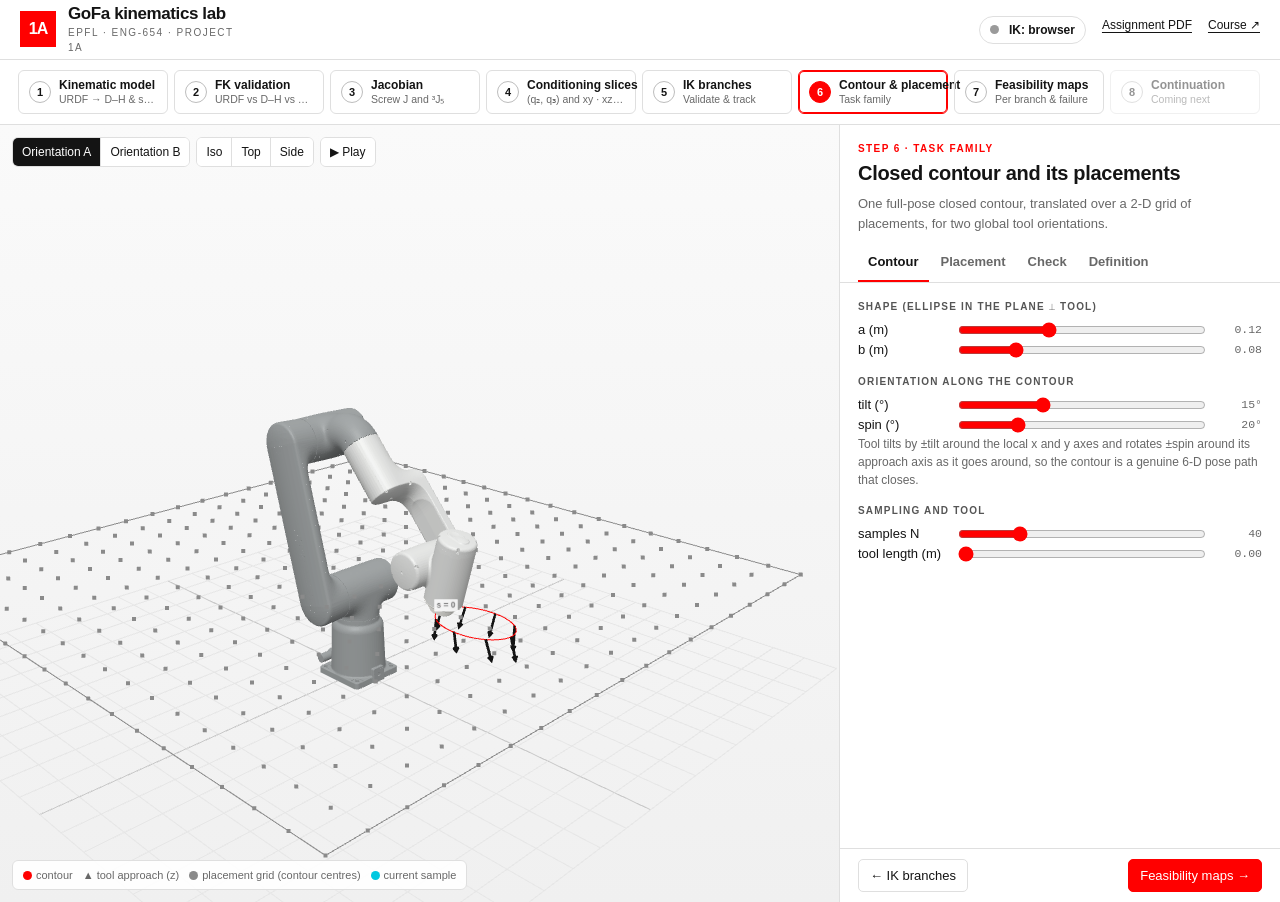
<file: pages/06-placement.html>
<!doctype html>
<html lang="en">
<head>
  <meta charset="utf-8">
  <meta name="viewport" content="width=device-width, initial-scale=1">
  <title>6 · Contour & placement · GoFa lab</title>
  <link rel="icon" href="../assets/icon.svg" type="image/svg+xml">
  <link rel="stylesheet" href="../css/style.css">
  <link rel="stylesheet" href="../vendor/katex/katex.min.css">
  <script defer src="../vendor/katex/katex.min.js"></script>
  <script defer src="../vendor/katex/contrib/auto-render.min.js"></script>
  <script type="importmap">{"imports":{"three":"../vendor/three/build/three.module.js","three/addons/controls/OrbitControls.js":"../vendor/three/controls/OrbitControls.js"}}</script>
  <script type="module" src="../js/pages/p6-placement.js"></script>
</head>
<body data-step="6">
<main class="work">
  <section class="view" id="view">
    <div class="view-tools">
      <div class="group" id="orientBtns"><button data-o="A" class="on">Orientation A</button><button data-o="B">Orientation B</button></div>
      <div class="group" id="views"><button data-v="iso">Iso</button><button data-v="top">Top</button><button data-v="side">Side</button></div>
      <div class="group"><button id="play">▶ Play</button></div>
    </div>
    <div class="view-status" id="status">Loading GoFa meshes…</div>
    <div class="view-legend"><span><span class="dot" style="background:#ff0000"></span>contour</span><span>▲ tool approach (z)</span><span><span class="dot" style="background:#8a8a8a"></span>placement grid (contour centres)</span><span><span class="dot" style="background:#00c8e0"></span>current sample</span></div>
  </section>
  <aside class="panel">
    <div class="panel-head">
      <div class="eyebrow">Step 6 · Task family</div>
      <h1>Closed contour and its placements</h1>
      <p>One full-pose closed contour, translated over a 2-D grid of placements, for two global tool orientations.</p>
    </div>
    <div class="tabs"><button data-tab="contour" class="active">Contour</button><button data-tab="place">Placement</button><button data-tab="check">Check</button><button data-tab="def">Definition</button></div>
    <div class="panel-body">
      <div data-pane="contour">
        <div class="label">Shape (ellipse in the plane ⟂ tool)</div>
        <label class="slider wide"><span>a (m)</span><input type="range" data-s="a" min="0.02" max="0.3" step="0.01" data-d="2" data-u=""><output></output></label>
        <label class="slider wide"><span>b (m)</span><input type="range" data-s="b" min="0.02" max="0.3" step="0.01" data-d="2" data-u=""><output></output></label>
        <div class="label">Orientation along the contour</div>
        <label class="slider wide"><span>tilt (°)</span><input type="range" data-s="tilt" min="0" max="45" step="1" data-d="0" data-u="°"><output></output></label>
        <label class="slider wide"><span>spin (°)</span><input type="range" data-s="spin" min="0" max="90" step="1" data-d="0" data-u="°"><output></output></label>
        <p class="note">Tool tilts by ±tilt around the local x and y axes and rotates ±spin around its approach axis as it goes around, so the contour is a genuine 6-D pose path that closes.</p>
        <div class="label">Sampling and tool</div>
        <label class="slider wide"><span>samples N</span><input type="range" data-s="N" min="16" max="120" step="4" data-d="0" data-u=""><output></output></label>
        <label class="slider wide"><span>tool length (m)</span><input type="range" data-s="tcp" min="0" max="0.3" step="0.01" data-d="2" data-u=""><output></output></label>
      </div>
      <div data-pane="place">
        <div class="label">Global tool orientations</div>
        <label class="field"><span>A</span><select data-s="orientA" id="oA"></select></label>
        <label class="field"><span>B</span><select data-s="orientB" id="oB"></select></label>
        <div class="label">Placement grid (contour centre)</div>
        <label class="slider wide"><span>height z (m)</span><input type="range" data-s="z" min="-0.3" max="1.2" step="0.01" data-d="2" data-u=""><output></output></label>
        <label class="slider wide"><span>x min (m)</span><input type="range" data-s="xRange.0" min="-1.2" max="0" step="0.05" data-d="2" data-u=""><output></output></label>
        <label class="slider wide"><span>x max (m)</span><input type="range" data-s="xRange.1" min="0" max="1.2" step="0.05" data-d="2" data-u=""><output></output></label>
        <label class="slider wide"><span>y min (m)</span><input type="range" data-s="yRange.0" min="-1.2" max="0" step="0.05" data-d="2" data-u=""><output></output></label>
        <label class="slider wide"><span>y max (m)</span><input type="range" data-s="yRange.1" min="0" max="1.2" step="0.05" data-d="2" data-u=""><output></output></label>
        <label class="slider wide"><span>grid n × n</span><input type="range" data-s="gridN" min="5" max="41" step="2" data-d="0" data-u=""><output></output></label>
        <div class="label">Current placement (for Check, Step 5)</div>
        <label class="slider wide"><span>x (m)</span><input type="range" data-s="center.0" min="-1.2" max="1.2" step="0.01" data-d="2" data-u=""><output></output></label>
        <label class="slider wide"><span>y (m)</span><input type="range" data-s="center.1" min="-1.2" max="1.2" step="0.01" data-d="2" data-u=""><output></output></label>
        <p class="note">Settings are saved in this browser and used by Steps 5 and 7.</p>
      </div>
      <div data-pane="check">
        <div class="tiles" id="checkTiles"></div>
        <div class="label">IK solutions along the contour</div>
        <canvas class="plot" id="countPlot"></canvas>
        <div class="label">Start configurations at s = 0</div>
        <div class="scroll-x" id="starts"></div>
        <div class="label">Selected start · nearest continuation</div>
        <canvas class="plot" id="kPlot"></canvas>
        <label class="slider wide"><span>sample k</span><input type="range" id="kSlider" min="0" max="40" step="1" value="0"><output id="kOut">0</output></label>
      </div>
      <div data-pane="def">
        <div class="card"><h3>Contour</h3><p class="sub">\(p(s) = c + R_g\,[a\cos s,\ b\sin s,\ 0]^\top\), \(R(s) = R_g\,R_z(\psi\sin s)\,R_x(\theta\sin s)\,R_y(\theta\cos s)\), \(s \in [0, 2\pi)\), sampled at \(N\) points. \(R_g\) is the global tool orientation, \(\theta\) the tilt, \(\psi\) the spin. Both position and orientation are \(2\pi\)-periodic, so the pose path is closed.</p></div>
        <div class="card"><h3>Placement family</h3><p class="sub">The contour centre \(c = (x, y, z_0)\) moves on an \(n\times n\) grid over \([x_{\min}, x_{\max}]\times[y_{\min}, y_{\max}]\) at fixed height \(z_0\). Shape, orientation profile and \(R_g\) stay the same, so every placement is the same task translated. The study is repeated for two global orientations A and B.</p></div>
        <div class="card"><h3>Per placement</h3><p class="sub">All IK candidates are computed at every sample. Each start configuration at \(s=0\) is followed around the loop (nearest continuation and branch-aware search, Step 7). The robot animation here uses nearest continuation from the selected start.</p></div>
      </div>
    </div>
    <div class="panel-foot"></div>
  </aside>
</main>
</body>
</html>
</file>
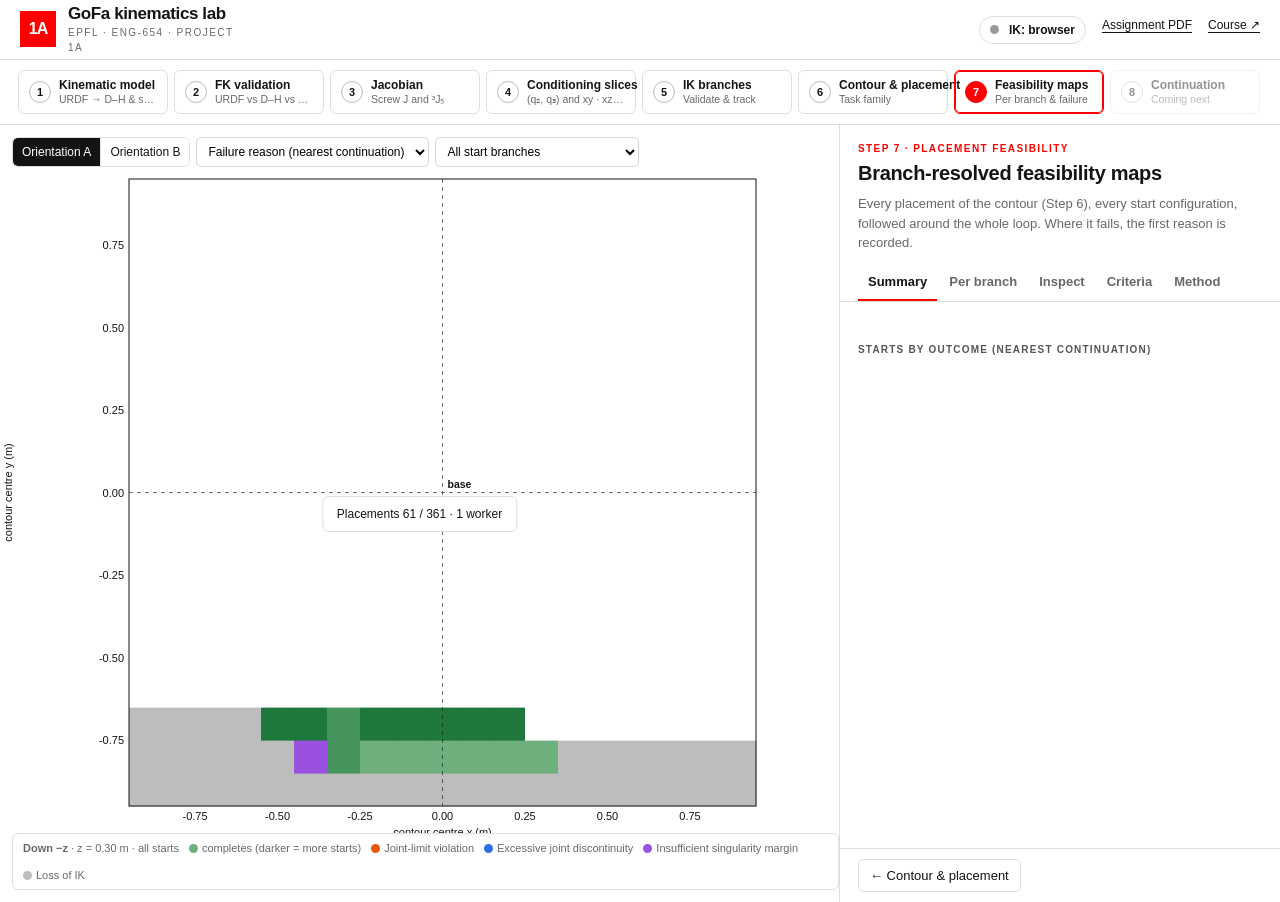
<file: pages/07-feasibility.html>
<!doctype html>
<html lang="en">
<head>
  <meta charset="utf-8">
  <meta name="viewport" content="width=device-width, initial-scale=1">
  <title>7 · Feasibility maps · GoFa lab</title>
  <link rel="icon" href="../assets/icon.svg" type="image/svg+xml">
  <link rel="stylesheet" href="../css/style.css">
  <link rel="stylesheet" href="../vendor/katex/katex.min.css">
  <script defer src="../vendor/katex/katex.min.js"></script>
  <script defer src="../vendor/katex/contrib/auto-render.min.js"></script>
  <script type="importmap">{"imports":{"three":"../vendor/three/build/three.module.js","three/addons/controls/OrbitControls.js":"../vendor/three/controls/OrbitControls.js"}}</script>
  <script type="module" src="../js/pages/p7-feasibility.js"></script>
</head>
<body data-step="7">
<main class="work">
  <section class="view mapview" id="view">
    <div class="view-tools">
      <div class="group" id="orientBtns"><button data-o="A" class="on">Orientation A</button><button data-o="B">Orientation B</button></div>
      <select id="mode" aria-label="Map shows">
        <option value="reason">Failure reason (nearest continuation)</option>
        <option value="countN">Feasible starts · nearest</option>
        <option value="countA">Feasible starts · branch-aware</option>
        <option value="cmp">Nearest vs branch-aware</option>
      </select>
      <select id="branch" aria-label="Start branch"></select>
    </div>
    <div class="heat" id="heat"><canvas id="canvas"></canvas></div>
    <div class="progress" id="progress" hidden>Computing…</div>
    <div class="view-legend" id="legend"></div>
  </section>
  <aside class="panel">
    <div class="panel-head">
      <div class="eyebrow">Step 7 · Placement feasibility</div>
      <h1>Branch-resolved feasibility maps</h1>
      <p>Every placement of the contour (Step 6), every start configuration, followed around the whole loop. Where it fails, the first reason is recorded.</p>
    </div>
    <div class="tabs"><button data-tab="sum" class="active">Summary</button><button data-tab="br">Per branch</button><button data-tab="ins">Inspect</button><button data-tab="set">Criteria</button><button data-tab="method">Method</button></div>
    <div class="panel-body">
      <div data-pane="sum">
        <div class="tiles" id="srcTiles" style="margin-bottom:10px"></div>
        <div class="tiles" id="sumTiles"></div>
        <div class="label">Starts by outcome (nearest continuation)</div>
        <div id="reasonBars"></div>
        <p class="note" id="sumNote"></p>
      </div>
      <div data-pane="br">
        <p class="note" style="margin-bottom:8px">One failure-reason map per start branch (label at s = 0). Tap a map to show it large.</p>
        <div class="minimaps" id="minimaps" style="padding:0"></div>
      </div>
      <div data-pane="ins">
        <p class="note">Tap a placement on the map.</p>
        <div class="tiles" id="insTiles"></div>
        <div class="scroll-x" id="insTable"></div>
        <p style="margin-top:10px"><a class="button" id="toStep6" href="06-placement.html">Open this placement in Step 6 →</a></p>
      </div>
      <div data-pane="set">
        <div class="label">Failure criteria</div>
        <label class="slider wide"><span>Δq max (°/sample)</span><input type="range" data-s="dqMax" min="2" max="60" step="1" data-d="0" data-u="°"><output></output></label>
        <label class="slider wide"><span>1/κ margin</span><input type="range" data-s="margin" min="0" max="0.15" step="0.005" data-d="3"><output></output></label>
        <label class="slider wide"><span>L (m)</span><input type="range" data-s="L" min="0.1" max="1.5" step="0.05" data-d="2"><output></output></label>
        <div class="label">Grid</div>
        <label class="slider wide"><span>grid n × n</span><input type="range" data-s="gridN" min="5" max="41" step="2" data-d="0"><output></output></label>
        <label class="slider wide"><span>samples N</span><input type="range" data-s="N" min="16" max="120" step="4" data-d="0"><output></output></label>
        <p class="note">Contour shape, orientations, height and grid ranges are set in Step 6. Changes here are shared with Steps 5 and 6.</p>
        <div class="tiles" id="setTiles" style="margin-top:10px"></div>
      </div>
      <div data-pane="method">
        <div class="card"><h3>Per placement</h3><p class="sub">The contour is sampled at N poses. All IK candidates are computed at each one. Each start configuration at s = 0 (each candidate within limits, and each physical q₆ representative) is a separate start; its branch label is the one at s = 0.</p></div>
        <div class="card"><h3>Nearest continuation</h3><p class="sub">From the current q, take the candidate at the next sample that is closest on the joint torus and unwrap it next to q. Tests in order: <b>loss of IK</b> (no candidate at that sample), <b>discontinuity</b> (closest candidate further than Δq<sub>max</sub>), <b>joint limit</b> (unwrapped q outside the URDF range), <b>singularity margin</b> (1/κ below the threshold). The first failing test along the loop is the reason; success means all N steps back to s = 0.</p></div>
        <div class="card"><h3>Branch-aware search</h3><p class="sub">A layered graph over all samples: nodes are physical configurations within limits and margin, edges join consecutive samples when every joint moves ≤ Δq<sub>max</sub>. A start succeeds if any node of the last layer (the start pose again) is reachable. It keeps alternatives instead of committing to the nearest candidate.</p></div>
        <div class="card"><h3>Reading the summary colour</h3><p class="sub">Green: at least one start completes (darker = more). Otherwise the colour is the reason of the start that got furthest. Grey: some sample has no IK at all. Light hatched: the selected start branch does not exist at s = 0 there.</p></div>
      </div>
    </div>
    <div class="panel-foot"></div>
  </aside>
</main>
</body>
</html>
</file>
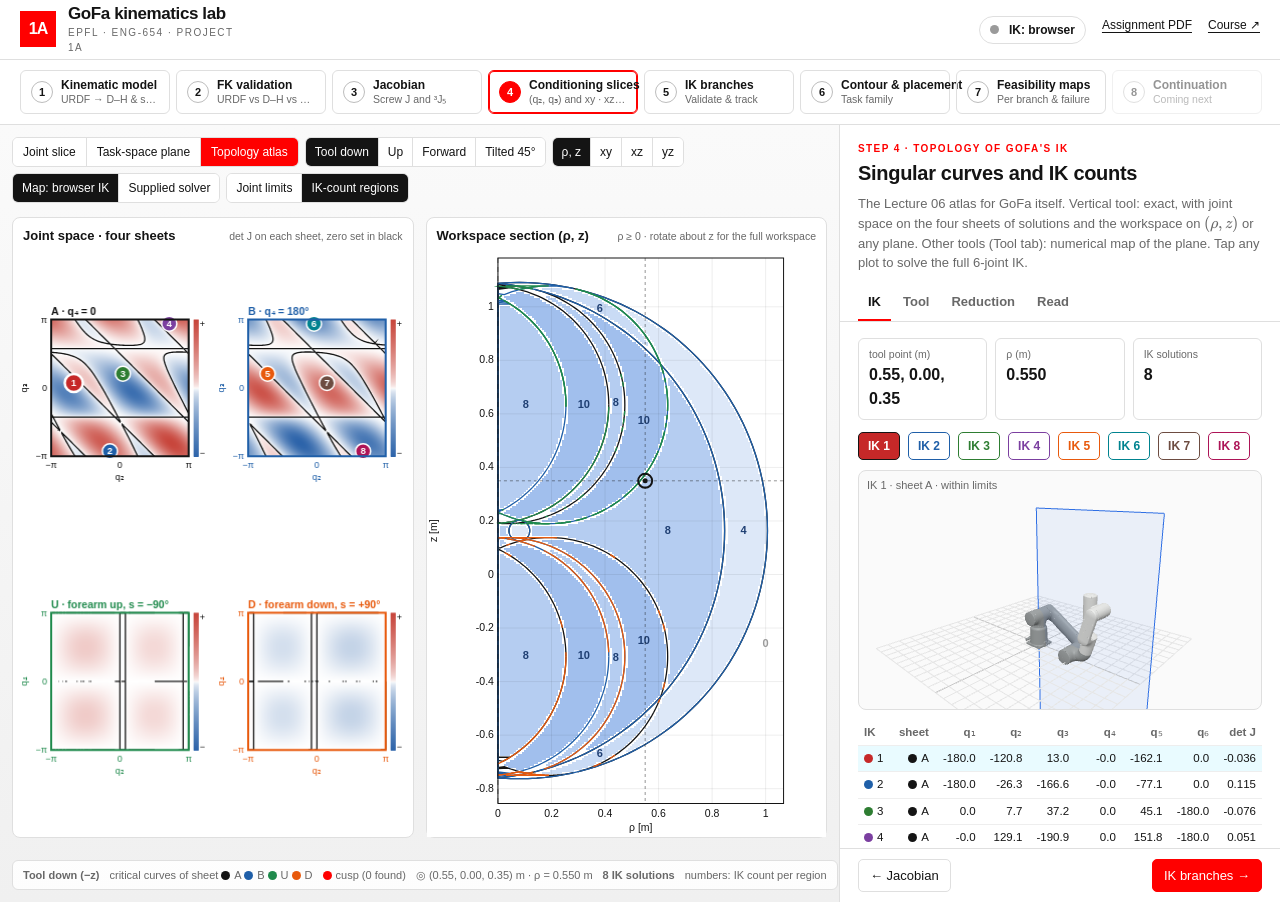
<file: pages/atlas.html>
<!doctype html>
<html lang="en">
<head>
  <meta charset="utf-8">
  <meta name="viewport" content="width=device-width, initial-scale=1">
  <title>GoFa atlas · singular curves and IK counts · GoFa lab</title>
  <link rel="icon" href="../assets/icon.svg" type="image/svg+xml">
  <link rel="stylesheet" href="../css/style.css">
  <link rel="stylesheet" href="../vendor/katex/katex.min.css">
  <script defer src="../vendor/katex/katex.min.js"></script>
  <script defer src="../vendor/katex/contrib/auto-render.min.js"></script>
  <script type="importmap">{"imports":{"three":"../vendor/three/build/three.module.js","three/addons/controls/OrbitControls.js":"../vendor/three/controls/OrbitControls.js"}}</script>
  <script type="module" src="../js/pages/p4-atlas.js"></script>
</head>
<body data-step="4">
<main class="work">
  <section class="view mapview" id="view">
    <div class="view-tools">
      <div class="group mode"><a href="04-slice.html">Joint slice</a><a href="04-plane.html">Task-space plane</a><a class="on" href="atlas.html">Topology atlas</a></div>
      <div class="group" id="apBtns"><button data-t="down" class="on">Tool down</button><button data-t="up">Up</button><button data-t="fwd">Forward</button><button data-t="tilt">Tilted 45°</button></div>
      <div class="group" id="planeBtns"><button data-pl="rz" class="on">ρ, z</button><button data-pl="xy">xy</button><button data-pl="xz">xz</button><button data-pl="yz">yz</button></div>
      <label class="offset" id="offBox" hidden><span id="offName">z =</span><input type="range" id="off" step="0.01"><output id="offOut"></output></label>
      <div class="group" id="mapSrc" title="Which IK solver computes the count map"><button data-src="browser" class="on">Map: browser IK</button><button data-src="supplied">Supplied solver</button></div>
      <div class="group"><button id="limBtn">Joint limits</button><button id="regBtn" class="on">IK-count regions</button></div>
    </div>
    <div class="twin" id="twin">
      <div class="pane stack">
        <div class="pane-head"><b id="qTitle">Joint space · four sheets</b><small id="qSub">det J on each sheet, zero set in black</small></div>
        <div class="quad"><canvas id="sA"></canvas><canvas id="sB"></canvas><canvas id="sU"></canvas><canvas id="sD"></canvas></div>
      </div>
      <div class="pane"><div class="pane-head"><b id="wTitle">Workspace section</b><small id="wSub">ρ ≥ 0 · rotate about z for the full workspace</small></div><canvas id="wc"></canvas></div>
    </div>
    <div class="progress" id="progress" hidden>Computing…</div>
    <div class="view-legend" id="legend"></div>
  </section>
  <aside class="panel">
    <div class="panel-head">
      <div class="eyebrow">Step 4 · Topology of GoFa's IK</div>
      <h1>Singular curves and IK counts</h1>
      <p>The Lecture 06 atlas for GoFa itself. Vertical tool: exact, with joint space on the four sheets of solutions and the workspace on \((\rho, z)\) or any plane. Other tools (Tool tab): numerical map of the plane. Tap any plot to solve the full 6-joint IK.</p>
    </div>
    <div class="tabs"><button data-tab="ik" class="active">IK</button><button data-tab="tool">Tool</button><button data-tab="red">Reduction</button><button data-tab="read">Read</button></div>
    <div class="panel-body">
      <div data-pane="ik">
        <div class="tiles" id="ikTiles"></div>
        <div class="row" id="ikChips" style="margin-bottom:10px"></div>
        <div class="robot3d" id="robot3d"><span class="cap" id="robotCap"></span></div>
        <div class="scroll-x" id="ikTable"></div>
        <p class="note" id="srcNote" style="margin-top:8px"></p>
      </div>
      <div data-pane="tool">
        <div class="label">Orientation (tool z axis = approach)</div>
        <div class="seg wrap" id="toolSeg"><button data-t="down" class="on">Down −z</button><button data-t="up">Up +z</button><button data-t="fwd">Forward +x</button><button data-t="side">Side +y</button><button data-t="tilt">Down, tilted 45°</button><button data-t="custom">Custom</button></div>
        <div id="rpy" style="margin-top:8px">
          <label class="slider wide num-row"><span>roll (°)</span><input type="range" min="-180" max="180" step="1" data-k="0"><input type="number" class="numbox" min="-180" max="180" step="1" data-kn="0" aria-label="roll in degrees"></label>
          <label class="slider wide num-row"><span>pitch (°)</span><input type="range" min="-180" max="180" step="1" data-k="1"><input type="number" class="numbox" min="-180" max="180" step="1" data-kn="1" aria-label="pitch in degrees"></label>
          <label class="slider wide num-row"><span>yaw (°)</span><input type="range" min="-180" max="180" step="1" data-k="2"><input type="number" class="numbox" min="-180" max="180" step="1" data-kn="2" aria-label="yaw in degrees"></label>
        </div>
        <p class="note">R = R<sub>z</sub>(yaw) R<sub>y</sub>(pitch) R<sub>x</sub>(roll), the same for every point of the plane.</p>
        <div class="label">Tool length (TCP offset along tool z)</div>
        <label class="slider wide num-row"><span>length (m)</span><input type="range" id="len" min="0" max="0.30" step="0.01" value="0"><input type="number" class="numbox" id="lenNum" min="0" max="0.30" step="0.01" aria-label="tool length in metres"></label>
        <p class="note">The map point is the TCP; the flange (tool0) sits ℓ behind it along the tool axis. det J does not depend on the reference point.</p>
        <div class="card" style="margin-top:10px"><p class="sub" id="toolNote"></p></div>
      </div>
      <div data-pane="red">
        <div class="card"><h3>Why the tool axis is vertical</h3><p class="sub">With \(z_6 = \mp\hat z\), turning the base by \(q_1\) only spins the tool about its own (vertical) axis, which \(q_6\) undoes. So the IK count and the singularities depend only on \(\rho = \sqrt{x^2+y^2}\) and \(z\): the same axisymmetry the lecture uses for its 3R atlas. (For a tilted tool this symmetry is lost; use the task-space plane view for that.)</p></div>
        <div class="card"><h3>Four sheets</h3><p class="sub">The tool axis is \(z_6 = z_5\), and \(z_5\) is always perpendicular to axis 5 (\(z_4\)). So \(z_6 = v\) needs \(v \perp z_4\). With \(q_1 = 0\), \(z_4 = (\sin q_4 \sin s,\ \cos q_4,\ \sin q_4 \cos s)\), \(s = q_2 + q_3\), hence \(v\cdot z_4 = \mp\sin q_4\cos s = 0\). The solutions form four 2-D sheets: <b>A</b> \(q_4 = 0\) and <b>B</b> \(q_4 = 180^\circ\) (plotted over \(q_2, q_3\)); <b>U</b> forearm up, \(s = -90^\circ\), and <b>D</b> forearm down, \(s = +90^\circ\) (plotted over \(q_2, q_4\); there \(q_5 \in \{0, 180^\circ\}\), axes 4 and 6 parallel). On each sheet \(q_5\) is unique and \(q_6\) absorbs \(q_1\). Sheets meet along lines (A ∩ U is \(q_4 = 0,\ s = -90^\circ\), and so on). Every solver solution was checked to lie on one sheet.</p></div>
        <div class="card"><h3>Planes</h3><p class="sub">Because the count depends only on \((\rho, z)\), the critical set in 3-D is the critical curves rotated about the base axis. A plane cuts those surfaces exactly: on <b>xy</b> at height \(h\) they become circles of radius \(\rho\) wherever a critical curve crosses \(z = h\); on <b>xz</b> at \(y = c\) (or <b>yz</b> at \(x = c\)) each critical point maps to \(x = \pm\sqrt{\rho^2 - c^2}\). Region counts on a plane are full IK solves at a point of each region.</p></div>
        <div class="card"><h3>Any tool</h3><p class="sub">If the tool axis is not vertical, a base rotation also tilts the tool, so the count depends on the full position and the (ρ, z) picture does not exist. The page then solves the chosen plane point by point (in web workers): every pixel gets its IK count, boundaries where the count changes are drawn as the critical curves, and every solution is plotted at its \((q_2, q_3)\) on one of the two wrist sheets (sign of \(q_5\); the 4-5-6 wrist has exactly two solutions for a given orientation), coloured by det J. Dark points (det J ≈ 0) trace the singular configurations whose images are the boundaries. A yaw-only change keeps the axis vertical and stays exact.</p></div>
        <div class="card"><h3>Singular set</h3><p class="sub">\(D = \det J\) of the full 6×6 Jacobian (it does not depend on \(q_1\) or \(q_6\)), evaluated on each sheet. Its zero curves are the singular configurations; their images are the critical curves. Every preimage of a target on either sheet is one full IK solution, checked against the solver: up to 16 for general orientations, here up to the count shown in each region.</p></div>
        <div class="card"><h3>Joint limits</h3><p class="sub">q₁, q₂, q₄, q₅ have a full turn and q₆ more, so only q₃ removes configurations: q₃ ∈ (85°, 135°) (mod 360°) is outside [−225°, 85°]. With “Joint limits” on, that band is hatched (a horizontal band on A and B, a vertical band in q₂ on U and D, since q₃ = s − q₂ there) and counts only use feasible solutions.</p></div>
      </div>
      <div data-pane="read">
        <div class="card"><h3>Regions and counts</h3><p class="sub">Inside a region between critical curves the number of IK solutions is constant. Crossing a fold, two solutions merge on a singular curve and disappear. This is what bounds the feasible placements in Step 7: a contour that crosses a fold loses the branch that was folding.</p></div>
        <div class="card"><h3>Cusps</h3><p class="sub">Marked ◆ when found: three solutions coalesce there, and a target loop around a cusp can bring the robot to another IK solution without a singularity (cuspidal behaviour). The search checks every singular curve on both sheets.</p></div>
        <div class="card"><h3>Aspects</h3><p class="sub">Red and blue areas are the two signs of det J. A path in one colour patch never meets a singularity. Solutions with the same sign on the same sheet may still be in different patches.</p></div>
      </div>
    </div>
    <div class="panel-foot"></div>
  </aside>
</main>
</body>
</html>
</file>
<file: css/style.css>
:root {
  color-scheme: light;
  --red: #ff0000;
  --red-dark: #d90000;
  --ink: #141414;
  --muted: #686868;
  --line: #dfdfdf;
  --soft: #f5f5f5;
  --panel: #ffffff;
  --gold: #d4a017;
  --ok: #1f8a4c;
  --bad: #d90000;
  --radius: 8px;
  font-family: Inter, "Helvetica Neue", Arial, sans-serif;
  font-synthesis: none;
}
* { box-sizing: border-box; }
[hidden] { display: none !important; }
html, body { margin: 0; }
body { color: var(--ink); background: #fff; font-size: 13px; line-height: 1.5; }
a { color: inherit; text-underline-offset: 3px; }
code, .mono { font-family: "SFMono-Regular", Consolas, "Liberation Mono", monospace; font-size: 12px; }
h1, h2, h3 { letter-spacing: -.3px; margin: 0; }
p { margin: 0 0 10px; }

button, .button {
  display: inline-flex; align-items: center; gap: 6px; min-height: 32px; padding: 6px 11px;
  border: 1px solid var(--line); border-radius: 5px; background: #fff; color: var(--ink);
  font: inherit; font-weight: 500; text-decoration: none; cursor: pointer; transition: background .12s, border-color .12s;
}
button:hover, .button:hover { border-color: #a3a3a3; background: #f7f7f7; }
.button.primary, button.primary { background: var(--red); border-color: var(--red); color: #fff; }
.button.primary:hover, button.primary:hover { background: var(--red-dark); border-color: var(--red-dark); }
button.on { border-color: var(--ink); background: var(--ink); color: #fff; }
:focus-visible { outline: 2px solid var(--red); outline-offset: 2px; }
select, input[type="number"] { font: inherit; border: 1px solid #d4d4d4; border-radius: 5px; padding: 5px 7px; background: #fff; }
input[type="checkbox"], input[type="range"] { accent-color: var(--red); }

/* ---------- header and steps */
.top { display: flex; align-items: center; justify-content: space-between; gap: 16px; height: 60px; padding: 0 20px; border-bottom: 1px solid var(--line); }
.brand { display: flex; gap: 12px; align-items: center; text-decoration: none; min-width: 0; }
.brand-mark { display: grid; place-items: center; flex: 0 0 36px; height: 36px; background: var(--red); color: #fff; font-weight: 700; font-size: 16px; letter-spacing: -1px; }
.brand-name { display: block; font-size: 17px; font-weight: 650; letter-spacing: -.4px; line-height: 1.2; }
.brand-subtitle { display: block; color: var(--muted); font-size: 10px; letter-spacing: 1.5px; text-transform: uppercase; }
.top-links { display: flex; gap: 16px; font-size: 12px; white-space: nowrap; }

.steps { display: flex; gap: 6px; padding: 10px 20px; border-bottom: 1px solid var(--line); overflow-x: auto; scrollbar-width: thin; }
.step { display: flex; align-items: center; gap: 8px; flex: 1 0 150px; min-width: 150px; padding: 7px 10px; border: 1px solid var(--line); border-radius: 6px; text-decoration: none; }
.step:hover { border-color: #a3a3a3; }
.step-n { display: grid; place-items: center; flex: 0 0 22px; height: 22px; border-radius: 50%; border: 1px solid #bdbdbd; font-weight: 600; font-size: 11px; }
.step-t { display: flex; flex-direction: column; min-width: 0; line-height: 1.25; }
.step-t strong { font-size: 12px; font-weight: 600; white-space: nowrap; }
.step-t small { color: var(--muted); font-size: 10.5px; white-space: nowrap; overflow: hidden; text-overflow: ellipsis; }
.step.current { border-color: var(--red); box-shadow: inset 0 0 0 1px var(--red); }
.step.current .step-n { background: var(--red); border-color: var(--red); color: #fff; }
.step.soon { opacity: .45; cursor: default; }

/* ---------- workspace: viewer + one panel */
.work { display: grid; grid-template-columns: minmax(0, 1fr) 440px; height: calc(100dvh - 60px - 63px); min-height: 520px; }
.view { position: relative; min-width: 0; background: linear-gradient(#fafafa, #f0f0f0); border-right: 1px solid var(--line); }
.view canvas { display: block; width: 100%; height: 100%; }
.view-tools { position: absolute; top: 12px; left: 12px; right: 12px; display: flex; flex-wrap: wrap; gap: 6px; pointer-events: none; }
.view-tools > * { pointer-events: auto; }
.view-tools .group { display: flex; gap: 0; background: #fff; border: 1px solid var(--line); border-radius: 6px; overflow: hidden; }
.view-tools .group button { border: 0; border-radius: 0; min-height: 28px; padding: 4px 9px; font-size: 12px; }
.view-tools .group button + button { border-left: 1px solid var(--line); }
.view-legend { position: absolute; left: 12px; bottom: 12px; display: flex; flex-wrap: wrap; gap: 10px; padding: 6px 10px; background: rgba(255,255,255,.9); border: 1px solid var(--line); border-radius: 6px; font-size: 11px; color: var(--muted); }
.dot { display: inline-block; width: 9px; height: 9px; border-radius: 50%; margin-right: 4px; vertical-align: -1px; }
.view-status { position: absolute; inset: 0; display: grid; place-items: center; color: var(--muted); }
.view-plot { position: absolute; inset: 0; padding: 56px 16px 16px; overflow: auto; background: #fff; }

.panel { display: flex; flex-direction: column; min-width: 0; min-height: 0; background: var(--panel); }
.panel-head { padding: 16px 18px 0; }
.panel-head .eyebrow { color: var(--red); font-size: 10px; font-weight: 600; letter-spacing: 1.4px; text-transform: uppercase; }
.panel-head h1 { font-size: 20px; font-weight: 650; margin: 2px 0 6px; }
.panel-head p { color: var(--muted); }
.tabs { display: flex; gap: 2px; padding: 0 18px; border-bottom: 1px solid var(--line); }
.tabs button { border: 0; border-bottom: 2px solid transparent; border-radius: 0; background: none; padding: 9px 10px 8px; color: var(--muted); font-weight: 550; }
.tabs button:hover { background: none; color: var(--ink); }
.tabs button.active { color: var(--ink); border-bottom-color: var(--red); }
.panel-body { flex: 1; overflow: auto; padding: 16px 18px 20px; }
.panel-foot { display: flex; justify-content: space-between; gap: 8px; padding: 10px 18px; border-top: 1px solid var(--line); }

.card { border: 1px solid var(--line); border-radius: var(--radius); padding: 12px 14px; margin-bottom: 12px; }
.card h3 { font-size: 13px; font-weight: 650; margin-bottom: 6px; }
.card .sub { color: var(--muted); font-size: 12px; }
.label { color: #555; font-size: 10px; font-weight: 600; letter-spacing: 1.2px; text-transform: uppercase; margin: 14px 0 6px; }
.label:first-child { margin-top: 0; }
.note { color: var(--muted); font-size: 12px; }
.callout { border-left: 3px solid var(--red); background: #fff6f6; padding: 8px 12px; border-radius: 0 6px 6px 0; margin: 10px 0; font-size: 12.5px; }
.row { display: flex; gap: 8px; align-items: center; flex-wrap: wrap; }
.chips { display: flex; flex-wrap: wrap; gap: 6px; }
.chip { display: inline-flex; gap: 5px; align-items: center; padding: 3px 8px; border-radius: 999px; background: var(--soft); font-size: 11.5px; }
.pass { color: var(--ok); font-weight: 600; }
.fail { color: var(--bad); font-weight: 600; }
.toggle { display: flex; gap: 7px; align-items: center; padding: 3px 0; cursor: pointer; }

/* ---------- tables */
table { border-collapse: collapse; width: 100%; font-size: 12px; }
th, td { padding: 5px 6px; border-bottom: 1px solid #eee; text-align: right; white-space: nowrap; }
th { color: var(--muted); font-weight: 600; font-size: 11px; }
th:first-child, td:first-child { text-align: left; }
.mat td { font-family: "SFMono-Regular", Consolas, monospace; font-size: 11.5px; }
.mat .hl { background: #fff1f1; }
.mat .zero { color: #bbb; }
.mat .block { background: #f4f7ff; }
.scroll-x { overflow-x: auto; }

/* ---------- sliders */
.sliders { display: grid; gap: 4px; }
.slider { display: grid; grid-template-columns: 26px 1fr 58px; gap: 8px; align-items: center; }
.slider-name { font-weight: 600; }
.slider input { width: 100%; }
.slider output { font-family: "SFMono-Regular", Consolas, monospace; font-size: 11.5px; text-align: right; color: var(--muted); }

/* ---------- metric tiles */
.tiles { display: grid; grid-template-columns: repeat(auto-fit, minmax(110px, 1fr)); gap: 8px; margin-bottom: 12px; }
.tile { border: 1px solid var(--line); border-radius: 6px; padding: 8px 10px; }
.tile small { display: block; color: var(--muted); font-size: 10.5px; }
.tile b { font-size: 16px; font-weight: 650; font-variant-numeric: tabular-nums; }

/* ---------- home page */
.home { max-width: 1100px; margin: 0 auto; padding: 32px 20px 60px; }
.home h1 { font-size: 30px; font-weight: 700; letter-spacing: -.8px; margin-bottom: 8px; }
.home .lead { font-size: 15px; color: #333; max-width: 760px; }
.question { margin: 22px 0 28px; padding: 14px 18px; border-left: 3px solid var(--red); background: #fafafa; font-size: 14.5px; max-width: 800px; }
.grid-cards { display: grid; grid-template-columns: repeat(auto-fill, minmax(240px, 1fr)); gap: 12px; }
.pcard { display: flex; flex-direction: column; gap: 6px; padding: 16px; border: 1px solid var(--line); border-radius: var(--radius); text-decoration: none; min-height: 150px; }
a.pcard:hover { border-color: var(--red); }
.pcard .n { display: grid; place-items: center; width: 26px; height: 26px; border-radius: 50%; background: var(--red); color: #fff; font-weight: 650; font-size: 12px; }
.pcard.soon { opacity: .55; }
.pcard.soon .n { background: #9a9a9a; }
.pcard h2 { font-size: 15px; font-weight: 650; }
.pcard p { color: var(--muted); font-size: 12.5px; margin: 0; }
.pcard .tag { margin-top: auto; font-size: 11px; color: var(--muted); }

.katex { font-size: 1.02em; }
.katex-display { margin: .5em 0; overflow-x: auto; overflow-y: hidden; }

@media (max-width: 980px) {
  .work { grid-template-columns: 1fr; height: auto; }
  .view { height: 58vh; border-right: 0; border-bottom: 1px solid var(--line); }
  .panel-body { overflow: visible; }
  .top-links a[href*="project_1A"] { display: none; }
}

/* ---------- floating joint dock over the viewer */
.dock { position: absolute; right: 12px; bottom: 12px; width: 270px; background: rgba(255,255,255,.96); border: 1px solid var(--line); border-radius: 8px; box-shadow: 0 4px 16px rgba(0,0,0,.06); }
.dock summary { cursor: pointer; padding: 8px 12px; font-weight: 600; font-size: 12px; list-style: none; display: flex; justify-content: space-between; }
.dock summary::after { content: "▾"; color: var(--muted); }
.dock[open] summary::after { content: "▴"; }
.dock .dock-body { padding: 0 12px 10px; }
.colpick { display: grid; grid-template-columns: repeat(6, 1fr); gap: 4px; margin-bottom: 10px; }
.colpick button { justify-content: center; padding: 4px 0; min-height: 28px; }
@media (max-width: 980px) { .dock { position: static; width: auto; margin: 8px; } .view-legend { display: none; } }

/* ---------- slice page */
.heat { position: absolute; inset: 0; }
.heat canvas { display: block; width: 100%; height: 100%; cursor: crosshair; }
.inset { position: absolute; top: 56px; right: 12px; width: 260px; height: 230px; background: linear-gradient(#fafafa, #efefef); border: 1px solid var(--line); border-radius: 8px; overflow: hidden; }
.inset .cap { position: absolute; left: 8px; top: 6px; font-size: 11px; color: var(--muted); z-index: 2; }
.progress { position: absolute; left: 50%; top: 50%; transform: translate(-50%,-50%); background: #fff; border: 1px solid var(--line); border-radius: 6px; padding: 8px 14px; font-size: 12px; }
.bar { display: grid; grid-template-columns: 28px 1fr 46px; gap: 6px; align-items: center; margin: 2px 0; font-size: 11.5px; }
.bar span.track { height: 9px; background: var(--soft); border-radius: 3px; overflow: hidden; }
.bar span.fill { display: block; height: 100%; }
select.full { width: 100%; }
@media (max-width: 980px) { .inset { width: 150px; height: 140px; top: 48px; } }

/* ---------- map pages: mode switch, segmented controls, solution table */
.view-tools { z-index: 3; }
.inset, .view-legend, .progress { z-index: 2; }
.view-tools .group a { display: inline-flex; align-items: center; min-height: 28px; padding: 4px 10px; font-size: 12px; font-weight: 500; text-decoration: none; color: var(--ink); background: #fff; }
.view-tools .group a + a { border-left: 1px solid var(--line); }
.view-tools .group a:hover { background: #f7f7f7; }
.view-tools .group a.on { background: var(--red); color: #fff; }
.view-tools select { min-height: 30px; font-size: 12px; max-width: 100%; }
.slider.wide { grid-template-columns: 90px 1fr 50px; }
.seg { display: flex; border: 1px solid var(--line); border-radius: 6px; overflow: hidden; }
.seg.wrap { flex-wrap: wrap; }
.seg button { flex: 1 1 auto; justify-content: center; border: 0; border-radius: 0; min-height: 32px; padding: 5px 8px; font-size: 12px; }
.seg button + button { border-left: 1px solid var(--line); }
.seg + .slider, .seg + .note { margin-top: 8px; }
table.sols td, table.sols th { padding: 4px 5px; font-size: 11.5px; font-variant-numeric: tabular-nums; }
table.sols tr[data-i] { cursor: pointer; }
table.sols tr[data-i]:hover td { background: #fafafa; }
table.sols tr.sel td { background: #e9fbff; }
table.sols tr.out td { color: #a0a0a0; text-decoration: line-through; }
.heat canvas { touch-action: pan-y pinch-zoom; }

/* ---------- phones and narrow screens */
@media (max-width: 980px) {
  .top { height: 52px; padding: 0 12px; }
  .brand-name { font-size: 15px; }
  .brand-subtitle { font-size: 9px; letter-spacing: 1px; }
  .steps { padding: 8px 12px; }
  .step { flex: 0 0 auto; min-width: 0; }
  .step:not(.current) .step-t small { display: none; }
  .panel-head { padding: 14px 14px 0; }
  .panel-head h1 { font-size: 18px; }
  .tabs { padding: 0 10px; overflow-x: auto; scrollbar-width: none; }
  .tabs button { flex: 0 0 auto; }
  .panel-body { padding: 14px 14px 18px; }
  .panel-foot { padding: 10px 14px; }
  .view-legend { display: flex; }
  .view:not(.mapview) .view-legend { display: none; }
  .home { padding: 20px 14px 40px; }
  .home h1 { font-size: 23px; }
  /* map pages: stack tools, map, legend and 3D inset instead of overlapping them */
  .view.mapview { height: auto; display: flex; flex-direction: column; background: #fff; }
  .mapview .view-tools { position: static; padding: 8px; }
  .mapview .heat { position: relative; inset: auto; height: min(92vw, 62vh); }
  .mapview .view-legend { position: static; margin: 6px 8px 0; }
  .mapview .inset { position: relative; top: auto; right: auto; width: auto; height: 260px; margin: 8px; }
  .mapview .progress { top: 40%; }
  .slider { grid-template-columns: 26px 1fr 52px; }
  .slider.wide { grid-template-columns: 78px 1fr 46px; }
  input[type="range"] { min-height: 28px; }
}
@media (max-width: 980px) {
  /* keep the joint dock inside the 3D view on phones (collapsed by default, scrolls when opened) */
  .dock { position: absolute; left: 8px; right: 8px; bottom: 8px; width: auto; margin: 0; max-height: 55%; overflow: auto; z-index: 3; }
}

/* ---------- steps 5–7 */
.field { display: grid; grid-template-columns: 24px 1fr; gap: 8px; align-items: center; margin-bottom: 6px; font-size: 12px; font-weight: 600; }
.field select, select.full { width: 100%; min-height: 30px; font-size: 12px; }
canvas.plot { display: block; width: 100%; height: 170px; margin-bottom: 6px; }
table.starts td, table.starts th { padding: 4px 6px; font-size: 11.5px; white-space: nowrap; }
table.starts tr[data-i] { cursor: pointer; }
table.starts tr[data-i]:hover td { background: #fafafa; }
table.starts tr.sel td { background: #e9fbff; }
.tag { display: inline-block; padding: 1px 6px; border-radius: 9px; font-size: 10.5px; font-weight: 600; color: #fff; }
.minimaps { display: grid; grid-template-columns: repeat(3, minmax(0, 1fr)); gap: 8px; padding: 0 12px 12px; }
.minimap { border: 1px solid var(--line); border-radius: 6px; padding: 4px; background: #fff; cursor: pointer; }
.minimap.on { outline: 2px solid var(--red); }
.minimap canvas { display: block; width: 100%; aspect-ratio: 1; }
.minimap small { display: block; font-size: 10px; color: var(--muted); padding: 2px 2px 0; white-space: nowrap; overflow: hidden; text-overflow: ellipsis; }
@media (max-width: 980px) { .minimaps { grid-template-columns: repeat(2, minmax(0, 1fr)); padding: 0 8px 8px; } }

/* ---------- 3R atlas */
.twin { position: absolute; inset: 92px 12px 64px; display: grid; grid-template-columns: 1fr 1fr; gap: 12px; }
.twin .pane { position: relative; border: 1px solid var(--line); border-radius: 8px; background: #fff; display: flex; flex-direction: column; min-height: 0; }
.twin .pane-head { display: flex; justify-content: space-between; align-items: baseline; gap: 8px; padding: 8px 10px 0; font-size: 13px; }
.twin .pane-head small { color: var(--muted); font-size: 10.5px; text-align: right; }
.twin canvas { flex: 1; width: 100%; min-height: 0; cursor: crosshair; touch-action: pan-y pinch-zoom; }
.numgrid { display: grid; grid-template-columns: repeat(4, minmax(0, 1fr)); gap: 6px; margin: 10px 0; }
.num { display: flex; flex-direction: column; gap: 2px; font-size: 11px; color: #555; }
.num input { width: 100%; min-height: 30px; padding: 3px 6px; border: 1px solid var(--line); border-radius: 5px; font: inherit; font-size: 13px; color: var(--ink); }
.formula { font-family: ui-monospace, Menlo, monospace; font-size: 12px; background: #f3f3f3; border-left: 3px solid #555; padding: 8px 10px; }
.chip { border: 1.5px solid currentColor; background: #fff; border-radius: 5px; padding: 3px 9px; font-weight: 650; font-size: 12px; min-height: 28px; }
.chip.on { color: #fff !important; }
@media (max-width: 980px) {
  .twin { position: static; grid-template-columns: 1fr; padding: 0 8px; }
  .twin .pane { height: min(100vw, 70vh); }
  .numgrid { grid-template-columns: repeat(3, minmax(0, 1fr)); }
}
.robot3d { position: relative; height: 240px; border: 1px solid var(--line); border-radius: 8px; overflow: hidden; margin-bottom: 10px; background: #fafafa; }
.robot3d canvas { width: 100%; height: 100%; display: block; }
.robot3d .cap { position: absolute; left: 8px; top: 6px; font-size: 11px; color: var(--muted); z-index: 1; }
@media (max-width: 980px) { .twin .pane.stack { height: auto; } }
.quad { flex: 1; min-height: 0; display: grid; grid-template-columns: 1fr 1fr; grid-template-rows: 1fr 1fr; gap: 2px; padding: 2px 4px 4px; }
.quad canvas { width: 100%; height: 100%; min-height: 0; cursor: crosshair; touch-action: pan-y pinch-zoom; }
@media (max-width: 980px) { .quad { height: auto; grid-template-rows: auto auto; gap: 6px; } .quad canvas { height: auto; aspect-ratio: 1; } }
.view-tools .offset { display: inline-flex; align-items: center; gap: 6px; background: #fff; border: 1px solid var(--line); border-radius: 6px; padding: 2px 8px; font-size: 12px; }
.view-tools .offset[hidden] { display: none; }
.view-tools .offset input { width: 120px; }
.view-tools .offset output { font-variant-numeric: tabular-nums; min-width: 52px; }
.quad.two { grid-template-columns: 1fr; grid-template-rows: 1fr 1fr; }
.quad.two #sU, .quad.two #sD { display: none; }
.view-tools button:disabled { opacity: .4; cursor: not-allowed; }
@media (max-width: 980px) { .quad.two { grid-template-columns: 1fr 1fr; grid-template-rows: auto; } }
.slider.num-row { grid-template-columns: 90px 1fr 64px; }
.numbox { width: 100%; min-height: 28px; padding: 2px 6px; border: 1px solid var(--line); border-radius: 5px; font: inherit; font-size: 12.5px; text-align: right; font-variant-numeric: tabular-nums; color: var(--ink); background: #fff; }
@media (max-width: 980px) { .slider.num-row { grid-template-columns: 78px 1fr 64px; } }

/* IK source chip and popover */
.ik-chip { display: inline-flex; align-items: center; gap: 6px; min-height: 28px; padding: 3px 10px; border: 1px solid var(--line); border-radius: 14px; background: #fff; font-size: 12px; font-weight: 600; cursor: pointer; }
.ik-pop { position: fixed; top: 62px; right: 16px; z-index: 50; width: min(420px, calc(100vw - 24px)); background: #fff; border: 1px solid var(--line); border-radius: 10px; box-shadow: 0 8px 30px rgba(0,0,0,.12); padding: 14px; font-size: 12.5px; display: flex; flex-direction: column; gap: 8px; }
.ik-pop[hidden] { display: none; }
.ik-pop label { display: flex; gap: 8px; align-items: flex-start; }
.ik-pop .ok { color: #1f8a4c; font-weight: 600; } .ik-pop .bad { color: #c62828; font-weight: 600; }
.ik-pop code { font-size: 11px; word-break: break-all; }
@media (max-width: 980px) { .top-links .ik-chip { font-size: 11px; padding: 2px 8px; } }
</file>
